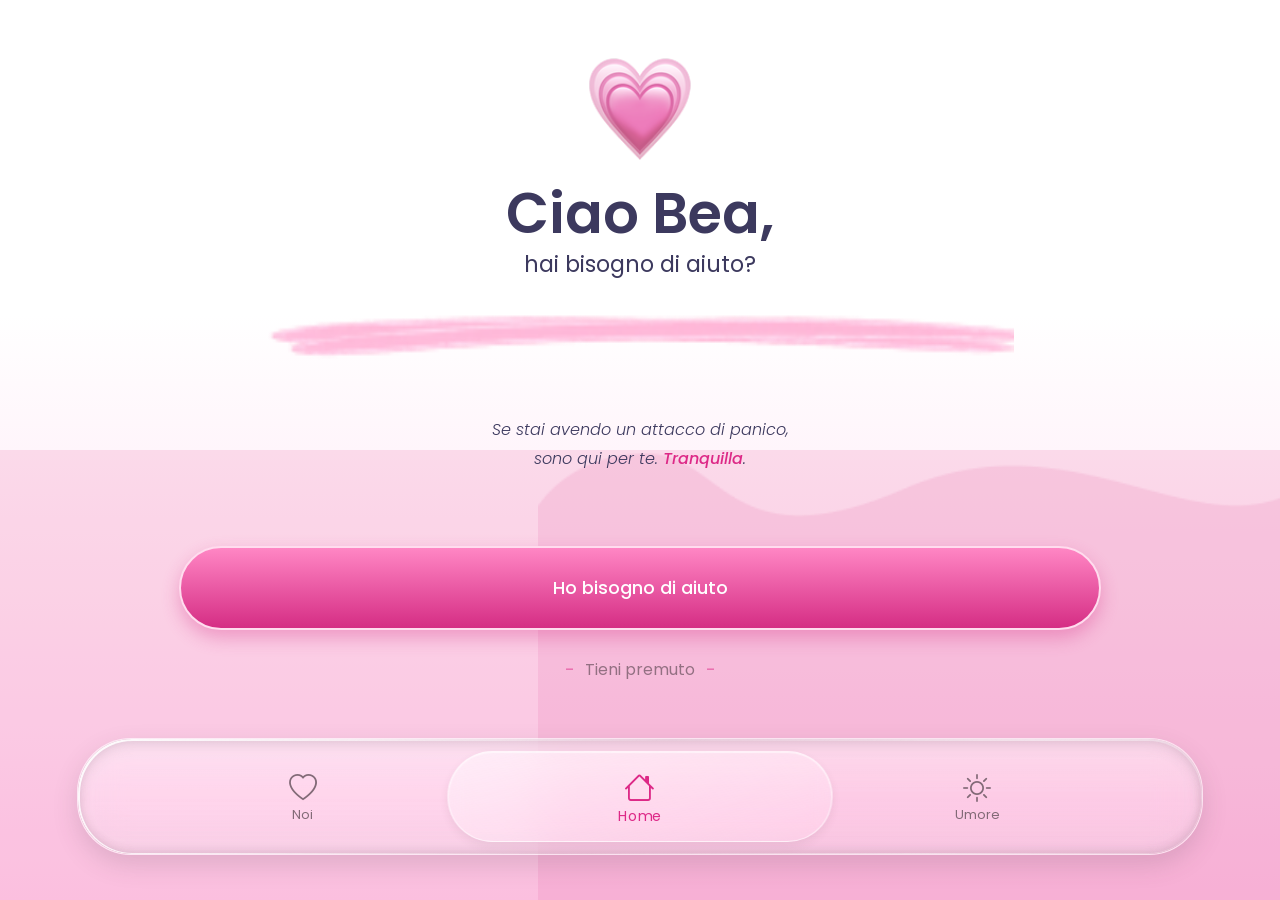
<file: index.html>
<!DOCTYPE html>
<html lang="it">

<head>
    <meta charset="UTF-8">
    <meta name="theme-color" content="#ffffff">
    <meta name="viewport" content="width=device-width, initial-scale=1, viewport-fit=cover">
    <meta name="apple-mobile-web-app-capable" content="yes">
    <meta name="mobile-web-app-capable" content="yes">
    <meta name="apple-mobile-web-app-status-bar-style" content="default">
    <meta name="apple-mobile-web-app-title" content="App Bea">

<!-- icona che appare sulla home screen -->
<link rel="apple-touch-icon" href="assets/icons/icona.png">

<!-- collega il manifest -->
<link rel="manifest" href="manifest.json">

<link rel="stylesheet" href="https://cdn.jsdelivr.net/npm/bootstrap-icons@1.13.1/font/bootstrap-icons.min.css">

    <title>respira. — uno spazio per te</title>
    <link rel="stylesheet" href="assets/css/style.css">
    <link rel="stylesheet" href="assets/css/umore.css">
    <link rel="stylesheet" href="assets/css/navbar-glass.css">
    <script type="module" src="assets/js/app.js"></script>
</head>

<body class="home-page">

    <div class="main" id="home-screen">

        <img src="assets/images/illustrations/heart.png" class="heart" alt="">
        <div class="testi">
        <h1 class="bea">Ciao Bea,</h1>
        <h1 class="aiuto">hai bisogno di aiuto?</h1>
    </div>
        <img src="assets/images/illustrations/line.png" class="line" alt="">
        <p class="chill">Se stai avendo un attacco di panico,<br>
sono qui per te. <span> Tranquilla</span>.</p>

        <div class="btncontainer">
            <button class="btn" type="button">Ho bisogno di aiuto</button>

            <div class="tp">
               <span>- </span><p>Tieni premuto</p><span> -</span>
            </div>
        </div>
        
    </div>

    <section class="empty-tab" id="noi-screen" aria-label="Noi" aria-hidden="true"></section>
    <section class="empty-tab mood-screen" id="umore-screen" aria-labelledby="mood-title" aria-hidden="true" inert>
        <div class="mood-content">
            <header class="mood-header">
                <h1 id="mood-title">Il tuo umore 💗</h1>
                <p>Un calendario tutto per te,<br>racconta come ti senti.</p>
            </header>
            <section class="mood-calendar mood-card" aria-label="Calendario dell'umore">
                <div class="mood-calendar__toolbar">
                    <button id="mood-prev" class="mood-month-button" type="button" aria-label="Mese precedente">‹</button>
                    <h2 id="mood-month" aria-live="polite"><i class="bi bi-calendar" aria-hidden="true"></i><span class="mood-month-label"></span></h2>
                    <button id="mood-next" class="mood-month-button" type="button" aria-label="Mese successivo">›</button>
                </div>
                <div class="mood-weekdays" aria-hidden="true"><span>L</span><span>M</span><span>M</span><span>G</span><span>V</span><span>S</span><span>D</span></div>
                <div id="mood-days" class="mood-days" role="group" aria-labelledby="mood-month"></div>
            </section>
            <p id="mood-storage-error" class="mood-storage-error" role="alert" hidden></p>
            <section id="mood-panel" class="mood-panel mood-card" aria-label="La giornata selezionata"></section>
            <p id="mood-feedback" class="mood-feedback" role="status" aria-live="polite"></p>
        </div>
    </section>

        <nav class="nav">
            <div class="nav-glass"></div>
             <div class="btn-nav">
                <div class="selettore"></div>

                <div class="noi" role="button" tabindex="0" aria-label="Apri Noi"><i class="bi bi-heart"></i>Noi</div>
                <div class="home active" role="button" tabindex="0" aria-label="Apri Home"><i class="bi bi-house"></i>Home</div>
                <div class="umore" role="button" tabindex="0" aria-label="Apri Umore"><i class="bi bi-brightness-high"></i>Umore</div>
              </div>
        </nav>

    <section class="support-transition" id="support-transition" aria-hidden="true" aria-live="polite">
        <div class="support-transition__content support-transition__content--first">
            <h1 class="support-transition__title">Amore<br>tranquilla,</h1>
            <p class="support-transition__message">va tutto bene</p>
        </div>
        <div class="support-transition__content support-transition__content--second" aria-hidden="true">
            <p class="support-transition__message">Facciamo qualche esercizio<br>insieme.</p>
        </div>
    </section>
    
    <div class="waves">
        <img src="assets/images/waves/wave1.png" class="wave1" alt="">
        <img src="assets/images/waves/wave2.png" class="wave2" alt="">
        <img src="assets/images/waves/wave3.png" class="wave3" alt="">
    </div>

</body>

</html>
</file>
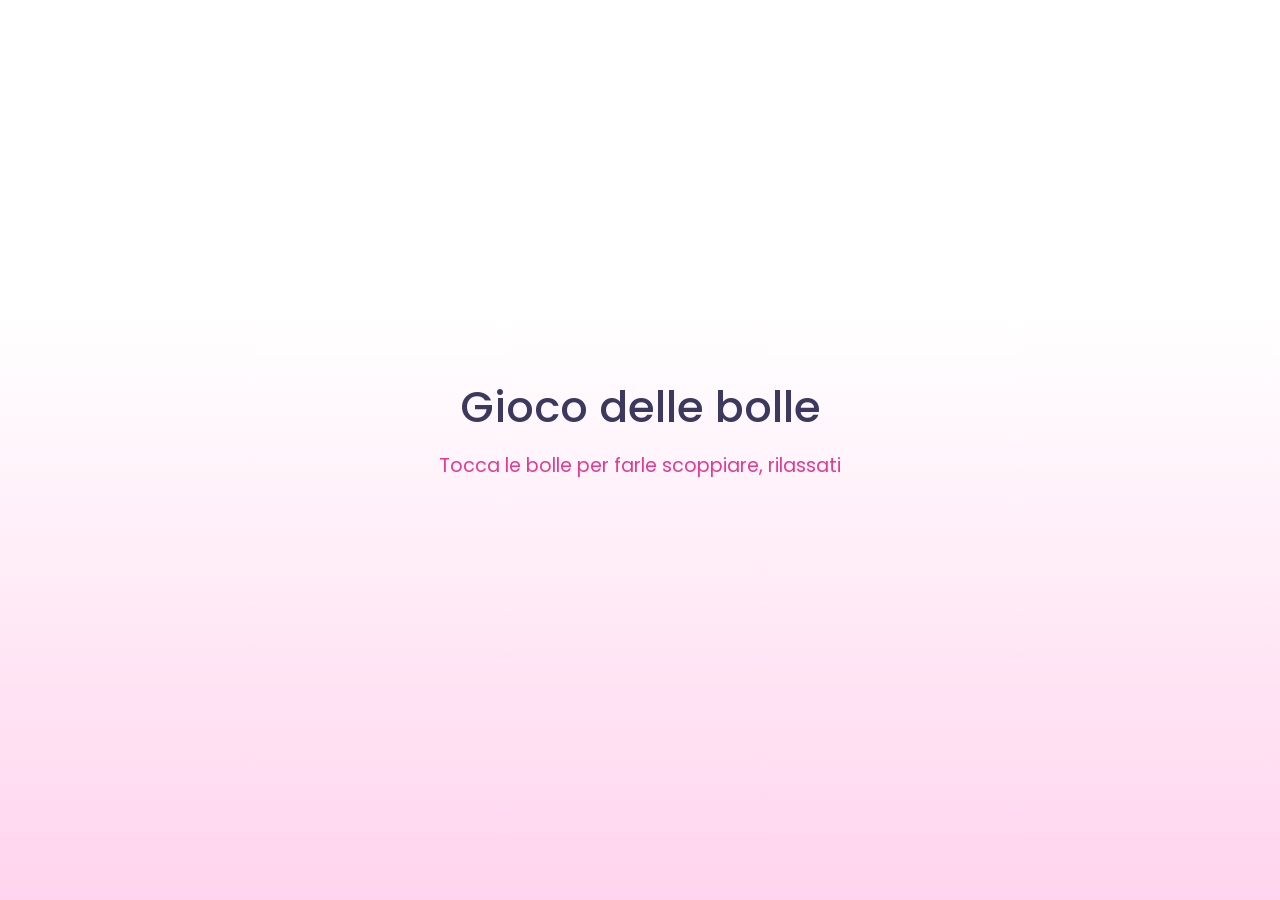
<file: pages/bolle.html>
<!DOCTYPE html>
<html lang="it">

<head>
    <meta charset="UTF-8">
    <meta name="theme-color" content="#ffffff">
    <meta name="viewport" content="width=device-width, initial-scale=1, viewport-fit=cover">
    <meta name="apple-mobile-web-app-capable" content="yes">
    <meta name="mobile-web-app-capable" content="yes">
    <meta name="apple-mobile-web-app-status-bar-style" content="default">
    <meta name="apple-mobile-web-app-title" content="respira.">

    <link rel="apple-touch-icon" href="../assets/icons/icona.png">
    <link rel="manifest" href="../manifest.json">
    <link rel="stylesheet" href="../assets/css/style.css">
    <link rel="stylesheet" href="../assets/css/completion_final.css">
    <link rel="stylesheet" href="../assets/css/bolle.css">

    <title>Gioco delle bolle — respira.</title>
    <script type="module" src="../assets/js/bolle.js"></script>
</head>

<body class="bubble-page">
    <main class="bubbles-screen" id="bubbles-screen">
        <header class="bubble-header" id="bubble-header">
            <h1>Gioco delle bolle</h1>
            <p class="bubble-description">Tocca le bolle per farle scoppiare, rilassati</p>
        </header>

        <section class="bubble-play-area" id="bubble-play-area" aria-label="Tocca le bolle per farle scoppiare"></section>

        <button class="bubble-exit" id="bubble-exit" type="button" aria-haspopup="dialog" aria-controls="bubble-confirm">
            Smetti di giocare
        </button>
    </main>

    <dialog class="bubble-confirm" id="bubble-confirm" aria-labelledby="bubble-confirm-title" aria-describedby="bubble-confirm-description">
        <h2 id="bubble-confirm-title">Vuoi smettere di giocare?</h2>
        <p id="bubble-confirm-description">Puoi sempre scoppiare qualche altra bollicina se vuoi</p>
        <div class="bubble-confirm__actions">
            <button class="bubble-confirm__button" id="bubble-confirm-continue" type="button">Continua</button>
            <button class="bubble-confirm__button bubble-confirm__button--exit" id="bubble-confirm-exit" type="button">Sì, esci</button>
        </div>
    </dialog>

    <section class="calm-completion" id="bubble-completion" role="dialog" aria-modal="true" aria-hidden="true" aria-labelledby="bubble-completion-title" inert>
        <div class="calm-completion__intro">
            <img class="calm-completion__heart" src="../assets/images/illustrations/heart.png" alt="">
            <h1 id="bubble-completion-title">Percorso finito!</h1>
            <p class="calm-completion__question">Spero di essere riuscito ad aiutarti anche solo un pochino. Tutti questi esercizi sono stati creati da me per provare ad aiutarti, ma chiaramente non sono un professionista. Se hai bisogno di aiuto, non aspettare a chiamarmi.</p>
                <div class="firma">
                    <p class="calm-completion__question">Ti amo.</p>
                    <p class="calm-completion__question">- Il tuo Kai</p>
                </div>
        </div>

        <div class="calm-completion__choice">
            <button class="calm-completion__button calm-completion__button--continue" id="bubble-completion-continue" type="button">Torna alla home</button>
            <button class="calm-completion__button calm-completion__button--yes" id="bubble-completion-yes" type="button" aria-haspopup="dialog" aria-controls="bubble-next-exercise-confirm">Non sto ancora bene...</button>
        </div>
    </section>

    <dialog class="bubble-confirm" id="bubble-next-exercise-confirm" aria-labelledby="bubble-next-exercise-title" aria-describedby="bubble-next-exercise-description">
        <h2 id="bubble-next-exercise-title">Forse c'é un ultima possibilitá...</h2>
        <p id="bubble-next-exercise-description">Possiamo procedere solo se ti senti pronta e sei estremamente sicura. Con queste cose non si scherza.</p>
        <div class="bubble-confirm__actions">
            <button class="bubble-confirm__button" id="bubble-next-exercise-no" type="button">No</button>
            <button class="bubble-confirm__button bubble-confirm__button--exit" id="bubble-next-exercise-yes" type="button">Sì</button>
        </div>
    </dialog>

    <section class="seal-video" id="seal-video" aria-label="Video delle foche" aria-hidden="true" inert>
        <video class="seal-video__player" id="seal-video-player" playsinline webkit-playsinline preload="auto" disableRemotePlayback x-webkit-airplay="deny" controlslist="noremoteplayback" aria-label="Video delle foche">
            <source src="../assets/video-foche.mp4" type="video/mp4">
        </video>
        <button class="seal-video__home" id="seal-video-home" type="button" aria-label="Torna alla home">
            Torna alla home
            <i class="bi bi-heart-fill"></i>
        </button>
    </section>

</body>

</html>
</file>
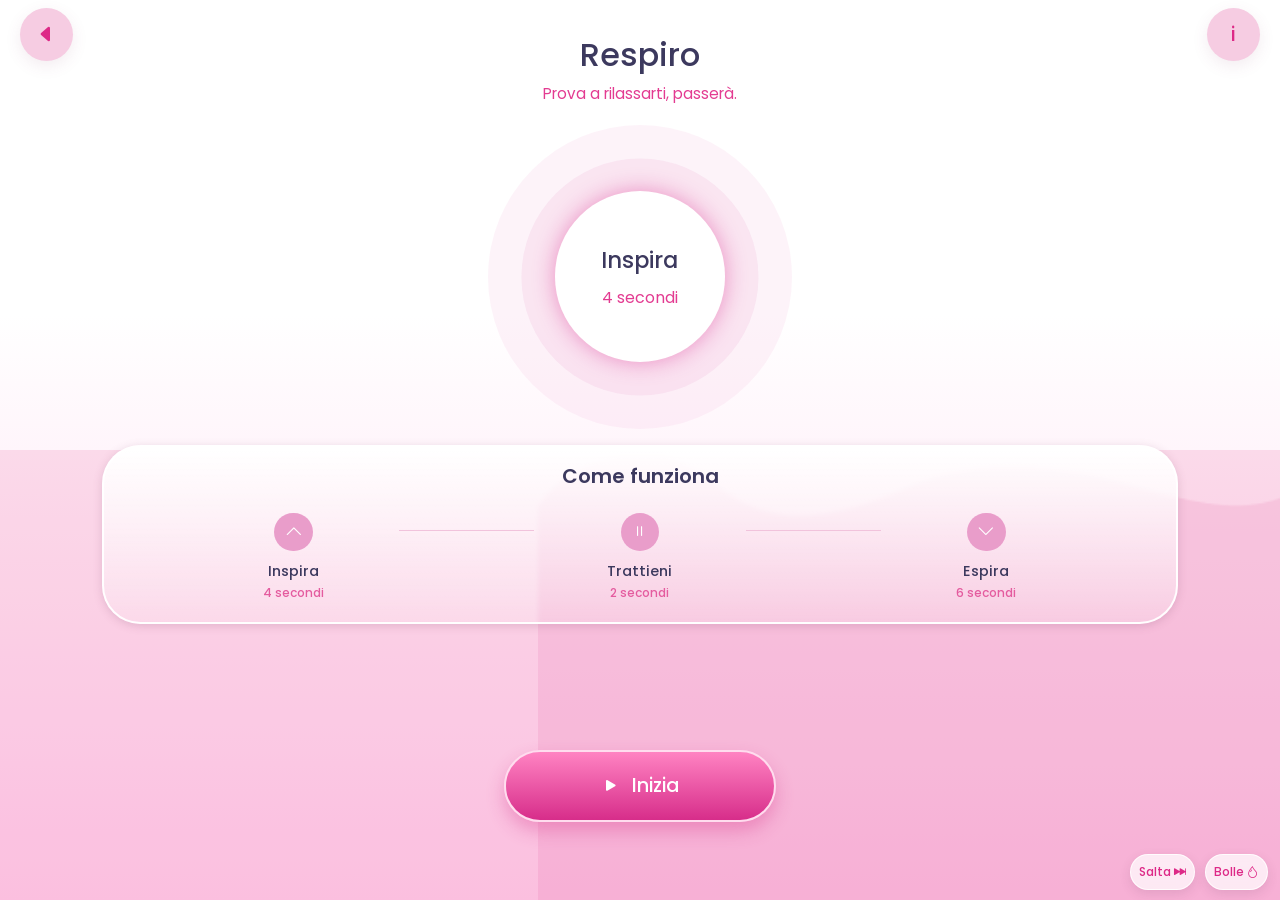
<file: pages/calma.html>
<!DOCTYPE html>
<html lang="it">

<head>
    <meta charset="UTF-8">
    <meta name="theme-color" content="#ffffff">
    <meta name="viewport" content="width=device-width, initial-scale=1, viewport-fit=cover">
    <meta name="apple-mobile-web-app-capable" content="yes">
    <meta name="mobile-web-app-capable" content="yes">
    <meta name="apple-mobile-web-app-status-bar-style" content="default">
    <meta name="apple-mobile-web-app-title" content="respira.">

    <link rel="apple-touch-icon" href="../assets/icons/icona.png">
    <link rel="manifest" href="../manifest.json">
    <link rel="stylesheet" href="https://cdn.jsdelivr.net/npm/bootstrap-icons@1.13.1/font/bootstrap-icons.min.css">
    <link rel="stylesheet" href="../assets/css/style.css">
    <link rel="stylesheet" href="../assets/css/calma.css">
    <link rel="stylesheet" href="../assets/css/completion.css">

    <title>Respiro — respira.</title>
    <script type="module" src="../assets/js/calma.js"></script>
</head>

<body class="calm-page">
    <main class="calm-screen">
        <header class="calm-header">
            <a class="calm-icon-button calm-back" href="../index.html" aria-label="Torna alla Home">
                <i class="bi bi-caret-left-fill" aria-hidden="true"></i>
            </a>

            <div class="calm-heading">
                <h1>Respiro</h1>
                <p>Prova a rilassarti, passerà.</p>
            </div>

            <button class="calm-icon-button calm-info-button" id="open-info" type="button" aria-label="Come funziona la respirazione" aria-haspopup="dialog">
                <span aria-hidden="true">i</span>
            </button>
        </header>

        <section class="calm-breath" aria-label="Respirazione guidata">
            <div class="calm-breath__rings" id="breath-rings" data-phase="idle">
                <div class="calm-breath__ring calm-breath__ring--outer" aria-hidden="true"></div>
                <div class="calm-breath__ring calm-breath__ring--middle" aria-hidden="true"></div>
                <div class="calm-breath__core">
                    <div class="calm-breath__copy">
                        <p class="calm-breath__phase" id="breath-phase" aria-live="polite">Inspira</p>
                        <p class="calm-breath__count" id="breath-count">4 secondi</p>
                    </div>
                </div>
            </div>
        </section>

        <section class="calm-guide" aria-labelledby="guide-title">
            <h2 id="guide-title">Come funziona</h2>
            <ol class="calm-guide__steps">
                <li class="calm-guide__step" data-step="inhale" data-icon="bi-chevron-up">
                    <span class="calm-guide__icon" aria-hidden="true"><i class="bi bi-chevron-up"></i></span>
                    <span class="calm-guide__name">Inspira</span>
                    <span class="calm-guide__duration">4 secondi</span>
                </li>
                <li class="calm-guide__step" data-step="hold" data-icon="bi-pause">
                    <span class="calm-guide__icon" aria-hidden="true"><i class="bi bi-pause"></i></span>
                    <span class="calm-guide__name">Trattieni</span>
                    <span class="calm-guide__duration">2 secondi</span>
                </li>
                <li class="calm-guide__step" data-step="exhale" data-icon="bi-chevron-down">
                    <span class="calm-guide__icon" aria-hidden="true"><i class="bi bi-chevron-down"></i></span>
                    <span class="calm-guide__name">Espira</span>
                    <span class="calm-guide__duration">6 secondi</span>
                </li>
            </ol>
            <button class="calm-stop" id="stop-breathing" type="button">
                <i class="bi bi-stop-fill" aria-hidden="true"></i>
                Interrompi
            </button>
        </section>

        <button class="calm-start" id="start-breathing" type="button" aria-pressed="false">
            <i class="bi bi-play-fill" aria-hidden="true"></i>
            Inizia
        </button>

        <dialog class="calm-info" id="calm-info" aria-labelledby="info-title">
            <button class="calm-info__close" type="button" aria-label="Chiudi">×</button>
            <h2 id="info-title">Perché iniziamo dal respiro?</h2>
            <p>Durante un attacco di panico, il corpo entra in uno stato di allarme: il cuore accelera e la respirazione può diventare più veloce e irregolare.
Respirare troppo velocemente può aumentare alcune brutte sensazioni. Proviamo insieme a rallentare il respiro, può aiutarti.
Segui quello che dice l'esercizio amore.</p>
        </dialog>
        <dialog class="calm-confirm" id="confirm-stop-dialog" aria-labelledby="confirm-stop-title" aria-describedby="confirm-stop-description">
            <h2 id="confirm-stop-title">Sicura di voler tornare?</h2>
            <p id="confirm-stop-description">Hai interrotto l'esercizio. Scegli No per riprendere oppure Sì per tornare alla Home.</p>
            <div class="calm-confirm__actions">
                <button class="calm-confirm__button" id="confirm-stop-yes" type="button">Sì</button>
                <button class="calm-confirm__button calm-confirm__button--no" id="confirm-stop-no" type="button">No</button>
            </div>
        </dialog>
        <!-- TASTI PROVVISORI: rimuovere questo blocco prima della versione finale. -->
        <div class="temporary-tools" aria-label="Comandi temporanei">
            <a class="temporary-tools__skip" href="radicamento.html" aria-label="Salta direttamente all'esercizio di radicamento">
                Salta <i class="bi bi-skip-forward-fill" aria-hidden="true"></i>
            </a>
            <a class="temporary-tools__skip" href="bolle.html" aria-label="Apri il Gioco delle bolle">
                Bolle <i class="bi bi-droplet" aria-hidden="true"></i>
            </a>
        </div>
        <!-- FINE TASTI PROVVISORI -->
    </main>

    <section class="calm-completion" id="breath-completion" role="dialog" aria-modal="true" aria-hidden="true" aria-labelledby="completion-title" inert>
        <div class="calm-completion__intro">
            <img class="calm-completion__heart" src="../assets/images/illustrations/heart.png" alt="">
            <h1 id="completion-title">Esercizio<br>completato!</h1>
            <p class="calm-completion__praise">Sei stata bravissima!</p>
            <div class="calm-completion__divider" aria-hidden="true"></div>
        </div>

        <div class="calm-completion__choice">
            <p class="calm-completion__question">Ti senti meglio?</p>
            <button class="calm-completion__button calm-completion__button--yes" id="completion-yes" type="button">Sì, grazie</button>
            <button class="calm-completion__button calm-completion__button--continue" id="completion-continue" type="button">No, continua</button>
        </div>
    </section>

    <div class="waves" aria-hidden="true">
        <img src="../assets/images/waves/wave1.png" class="wave1" alt="">
        <img src="../assets/images/waves/wave2.png" class="wave2" alt="">
        <img src="../assets/images/waves/wave3.png" class="wave3" alt="">
    </div>
</body>

</html>
</file>
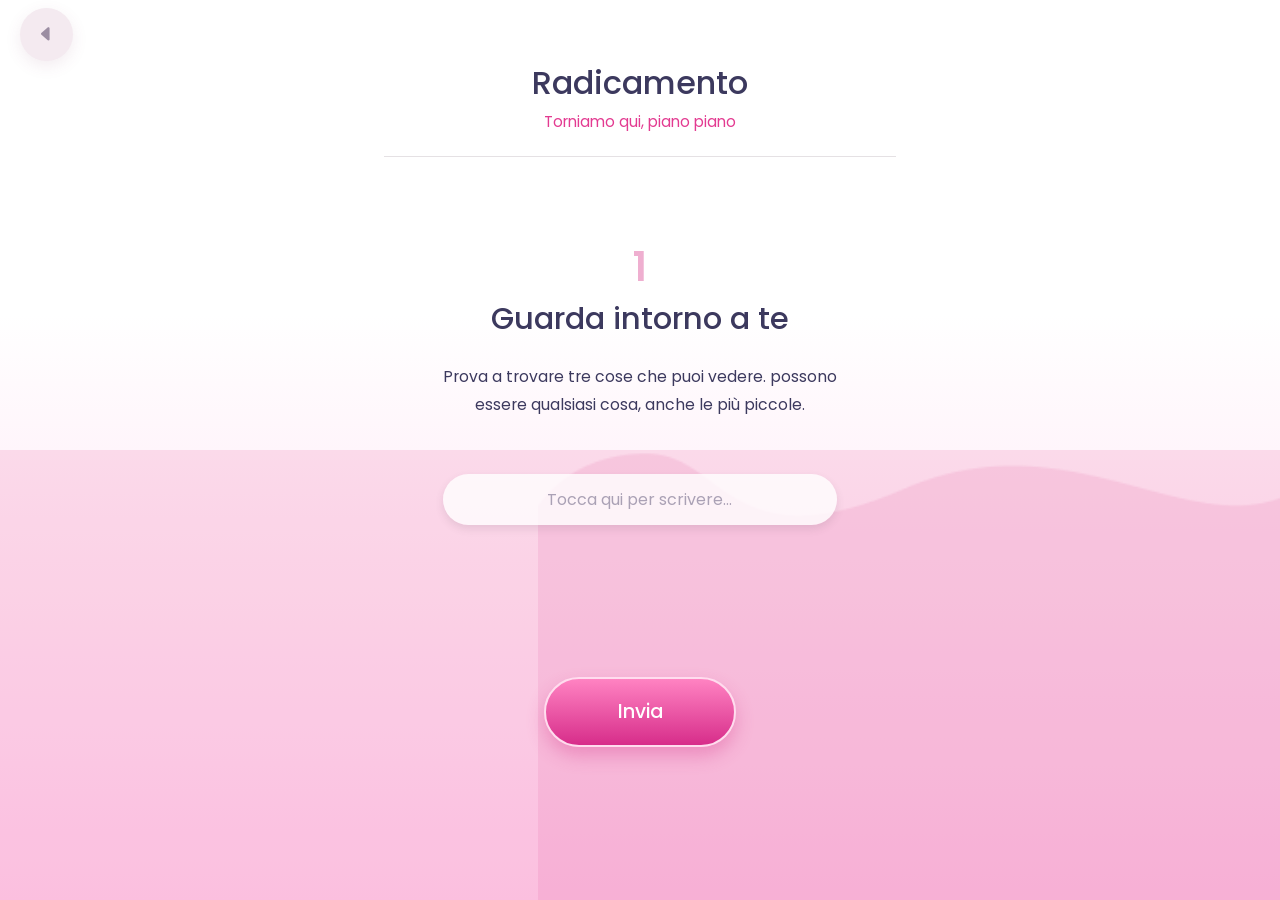
<file: pages/radicamento.html>
<!DOCTYPE html>
<html lang="it">

<head>
    <meta charset="UTF-8">
    <meta name="theme-color" content="#ffffff">
    <meta name="viewport" content="width=device-width, initial-scale=1, viewport-fit=cover">
    <meta name="apple-mobile-web-app-capable" content="yes">
    <meta name="mobile-web-app-capable" content="yes">
    <meta name="apple-mobile-web-app-status-bar-style" content="default">
    <meta name="apple-mobile-web-app-title" content="respira.">

    <link rel="apple-touch-icon" href="../assets/icons/icona.png">
    <link rel="manifest" href="../manifest.json">
    <link rel="stylesheet" href="https://cdn.jsdelivr.net/npm/bootstrap-icons@1.13.1/font/bootstrap-icons.min.css">
    <link rel="stylesheet" href="../assets/css/style.css">
    <link rel="stylesheet" href="../assets/css/radicamento.css">
    <link rel="stylesheet" href="../assets/css/completion.css">

    <title>Radicamento — respira.</title>
    <script type="module" src="../assets/js/radicamento.js"></script>
</head>

<body class="grounding-page">
    <main class="grounding-screen">
        <header class="grounding-header">
            <a class="grounding-back" href="../index.html" aria-label="Interrompi e torna alla Home">
                <i class="bi bi-caret-left-fill" aria-hidden="true"></i>
            </a>
            <h1>Radicamento</h1>
            <p>Torniamo qui, piano piano</p>
            <div class="grounding-divider" aria-hidden="true"></div>
        </header>

        <form class="grounding-content" id="grounding-form">
            <p class="grounding-step-number" id="grounding-step-number">1</p>
            <h2 class="grounding-step-title" id="grounding-step-title" aria-live="polite">Guarda intorno a te</h2>
            <p class="grounding-step-description" id="grounding-step-description">Prova a trovare tre cose che puoi vedere. possono essere qualsiasi cosa, anche le più piccole.</p>
            <label class="visually-hidden" id="grounding-answer-label" for="grounding-answer">Scrivi qui la tua risposta</label>
            <input class="grounding-answer" id="grounding-answer" type="text" maxlength="180" placeholder="Tocca qui per scrivere..." autocomplete="off" enterkeyhint="done">
        </form>

        <button class="grounding-previous" id="grounding-previous" type="button" hidden>Indietro</button>
        <button class="grounding-next" id="grounding-next" type="submit" form="grounding-form">Invia</button>
    </main>

    <dialog class="grounding-confirm" id="grounding-confirm" aria-labelledby="grounding-confirm-title" aria-describedby="grounding-confirm-description">
        <h2 id="grounding-confirm-title">Sicura di voler tornare?</h2>
        <p id="grounding-confirm-description">Hai interrotto l'esercizio. Scegli No per riprendere oppure S&igrave; per tornare alla Home.</p>
        <div class="grounding-confirm__actions">
            <button class="grounding-confirm__button" id="grounding-confirm-yes" type="button">S&igrave;</button>
            <button class="grounding-confirm__button grounding-confirm__button--no" id="grounding-confirm-no" type="button">No</button>
        </div>
    </dialog>

    <section class="calm-completion" id="grounding-completion" role="dialog" aria-modal="true" aria-hidden="true" aria-labelledby="grounding-completion-title" inert>
        <div class="calm-completion__intro">
            <img class="calm-completion__heart" src="../assets/images/illustrations/heart.png" alt="">
            <h1 id="grounding-completion-title">Esercizio<br>completato!</h1>
            <p class="calm-completion__praise">Sei stata bravissima!</p>
            <div class="calm-completion__divider" aria-hidden="true"></div>
        </div>

        <div class="calm-completion__choice">
            <p class="calm-completion__question">Ti senti meglio?</p>
            <button class="calm-completion__button calm-completion__button--yes" id="grounding-completion-yes" type="button">S&igrave;, grazie</button>
            <button class="calm-completion__button calm-completion__button--continue" id="grounding-completion-continue" type="button">No, continua</button>
        </div>
    </section>

    <div class="waves" aria-hidden="true">
        <img src="../assets/images/waves/wave1.png" class="wave1" alt="">
        <img src="../assets/images/waves/wave2.png" class="wave2" alt="">
        <img src="../assets/images/waves/wave3.png" class="wave3" alt="">
    </div>
</body>

</html>
</file>
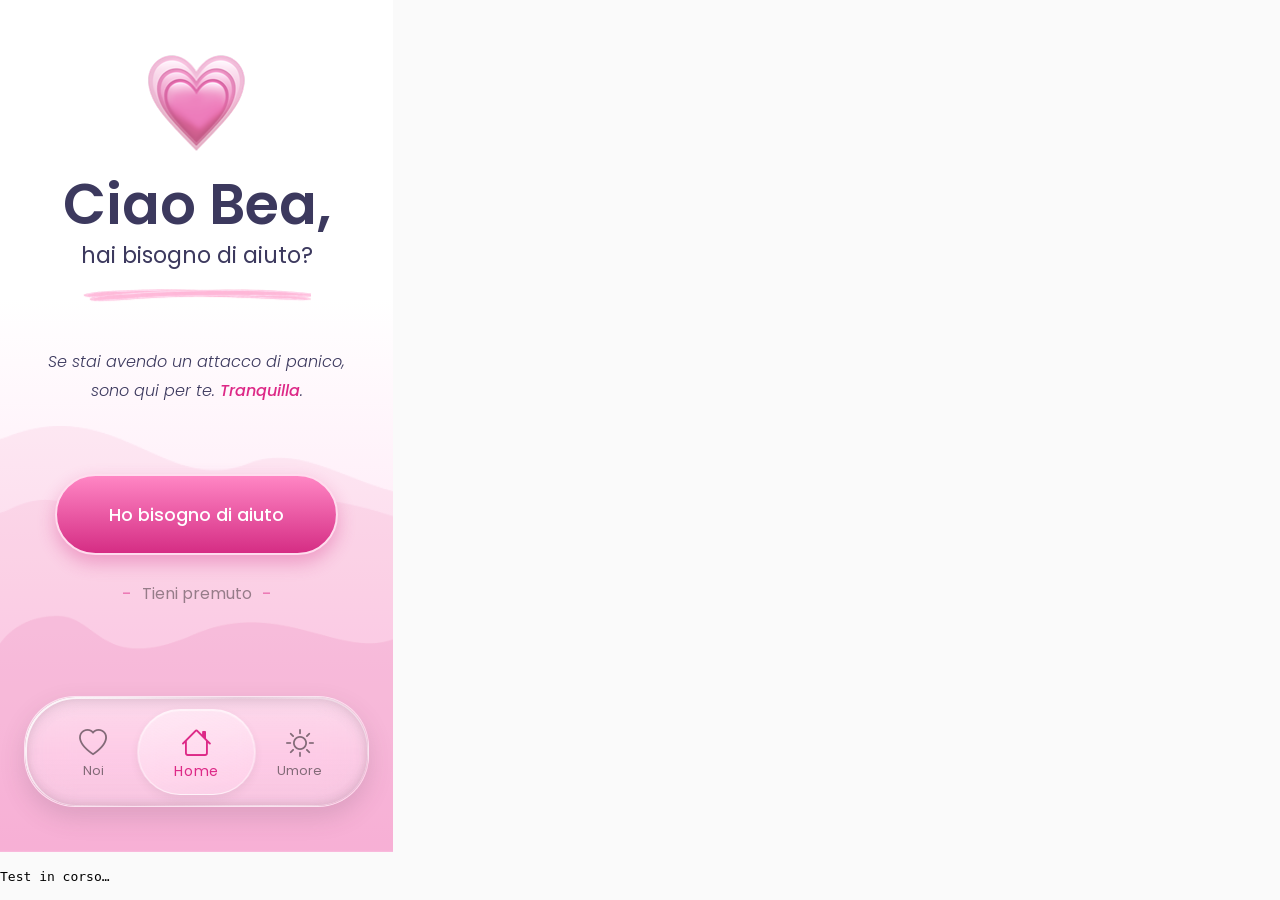
<file: tests/umore-browser.html>
<!doctype html>
<html lang="it"><meta charset="utf-8"><title>Verifica Umore</title>
<style>body{margin:0;background:#fafafa;font-family:sans-serif}iframe{width:393px;height:852px;border:0}pre{white-space:pre-wrap}</style>
<iframe id="app" src="../index.html" title="App Bea in prova"></iframe><pre id="result">Test in corso…</pre>
<script type="module">
// Usare un profilo browser separato: le prove scrivono dati dimostrativi nel diario.
const frame = document.querySelector('#app');
const results = [];
const errors = [];
const wait = ms => new Promise(resolve => setTimeout(resolve, ms));
const check = (ok, label) => { if (!ok) throw new Error(label); results.push('PASS ' + label); };
let doc;
const q = selector => doc.querySelector(selector);
const click = selector => { const node = q(selector); if (!node) throw new Error('Elemento assente: ' + selector); node.click(); };
const ready = async () => {
  for (let i = 0; i < 100; i++) {
    doc = frame.contentDocument;
    if (doc?.querySelector('#mood-days button') && doc.body.dataset.activeTab) return;
    await wait(100);
  }
  throw new Error('App non inizializzata');
};
try {
  await ready();
  await frame.contentWindow.navigator.serviceWorker.ready;
  await wait(1200);
  await ready();
  frame.contentWindow.addEventListener('error', event => errors.push(event.message));
  frame.contentWindow.addEventListener('unhandledrejection', event => errors.push(String(event.reason)));
  check(doc.body.dataset.activeTab === 'home', 'Home iniziale');
  click('.umore');
  await wait(500);
  check(!q('#umore-screen').inert && q('#home-screen').inert, 'Apertura Umore e pannelli inattivi esclusi dal focus');
  const today = q('.mood-day.is-selected').dataset.date;
  const header = q('.mood-header');
  const calendar = q('.mood-calendar');
  check(q('#mood-month').textContent.includes(String(new Date().getFullYear())), 'Mese e anno correnti');
  check(q('.mood-day[aria-current="date"]').dataset.date === today, 'Oggi selezionato');
  check(q('.mood-form button[type="submit"]').disabled, 'Nessun salvataggio senza emozione');
  click('.mood-option:nth-of-type(4)');
  check(!q('.mood-form button[type="submit"]').disabled, 'Selezione emozione abilita Salva');
  click('.mood-option:nth-of-type(4)');
  check(!q('.mood-option[aria-pressed="true"]') && q('.mood-form button[type="submit"]').disabled, 'Secondo tocco deseleziona e disabilita Salva');
  check(q(`[data-date="${today}"]`).textContent === String(Number(today.slice(-2))) && !q(`[data-date="${today}"]`).classList.contains('has-mood'), 'Deselezione ripristina il numero nel calendario');
  click('.mood-option:nth-of-type(4)');
  click('.mood-form button[type="submit"]');
  check(q('.mood-panel-title').textContent === 'Bene' && !q('#mood-note'), 'Salvataggio senza nota e modalità lettura');
  check(q(`[data-date="${today}"]`).textContent === '🙂', 'Emoji aggiornata subito nel calendario');
  click('#mood-panel button');
  check(q('[aria-pressed="true"].mood-option')?.textContent.includes('Bene'), 'Modifica con umore precedente selezionato');
  click('.mood-option:nth-of-type(4)');
  check(q(`[data-date="${today}"]`).textContent === String(Number(today.slice(-2))), 'Deselezione in modifica ripristina il numero del giorno');
  click('.mood-option:nth-of-type(4)');
  const note = 'Una nota di prova ♡\nSeconda riga <b>testo</b>';
  q('#mood-note').value = note;
  q('#mood-note').dispatchEvent(new Event('input', { bubbles: true }));
  click('.mood-option:nth-of-type(5)');
  click('.mood-form button[type="submit"]');
  check(q('.mood-saved-note').textContent === note && q('.mood-panel-title').textContent === 'Benissimo', 'Modifica nota multilinea ed emozione');
  check(!q('.mood-saved-note b'), 'Nota trattata come testo sicuro');
  check(q('.mood-header') === header && q('.mood-calendar') === calendar, 'Titolo e calendario mantenuti');
  check([...doc.querySelectorAll('.mood-day')].filter(button => button.dataset.date > today).every(button => button.disabled), 'Date future disabilitate');
  check(q('#mood-next').disabled, 'Navigazione al mese futuro bloccata');
  const anotherDay = [...doc.querySelectorAll('.mood-day')].find(button => !button.disabled && button.dataset.date !== today);
  if (anotherDay) {
    anotherDay.click();
    check(q('#mood-note').value === '' && q('.mood-header') === header && q('.mood-calendar') === calendar, 'Selezione di un altro giorno senza ricreare il calendario');
    click(`[data-date="${today}"]`);
    check(q('.mood-saved-note').textContent === note, 'Riapertura della giornata compilata');
  }
  click('#mood-prev');
  const past = q('.mood-day.is-selected').dataset.date;
  check(past < today && q('#mood-note').value === '', 'Mese passato e giornata vuota');
  click('.mood-option:nth-of-type(3)');
  q('#mood-note').value = 'Bozza del passato';
  q('#mood-note').dispatchEvent(new Event('input', { bubbles: true }));
  click('#mood-next');
  check(q('.mood-saved-note').textContent === note, 'Nessuna bozza applicata al giorno sbagliato');
  click('#mood-prev');
  check(q('#mood-note').value === 'Bozza del passato', 'Bozza conservata cambiando mese');
  click('.mood-form button[type="submit"]');
  check(q('.mood-saved-note').textContent === 'Bozza del passato', 'Salvataggio giornata passata');
  // Dicembre/gennaio attraverso la UI.
  for (let i = 0; i < Number(past.slice(5, 7)); i++) click('#mood-prev');
  check(q('#mood-month').textContent.includes('dicembre'), 'Navigazione oltre il cambio anno');
  click('#mood-next');
  check(q('#mood-month').textContent.includes('gennaio'), 'Ritorno a gennaio');
  frame.contentWindow.location.reload();
  await wait(1000);
  await ready();
  click('.umore');
  check(q('.mood-saved-note').textContent === note, 'Persistenza dopo ricaricamento');
  click('#mood-prev');
  check(q('.mood-saved-note').textContent === 'Bozza del passato', 'Persistenza giornata passata');
  click('.noi');
  check(doc.body.dataset.activeTab === 'noi' && q('#umore-screen').inert, 'Navigazione Noi');
  click('.home');
  check(!q('#home-screen').inert && q('.btn'), 'Ritorno Home e pulsante supporto presente');
  click('.umore');
  await wait(500);
  check(q('#umore-screen').scrollWidth <= q('#umore-screen').clientWidth, 'Nessun overflow orizzontale a 393 px');
  q('#umore-screen').scrollTop = q('#umore-screen').scrollHeight;
  check(q('#mood-panel button').getBoundingClientRect().bottom < q('.nav').getBoundingClientRect().top, 'Pulsante accessibile sopra la navbar dopo lo scroll');
  frame.style.width = '320px';
  check(q('#umore-screen').scrollWidth <= q('#umore-screen').clientWidth, 'Nessun overflow orizzontale a 320 px');
  frame.style.width = '1000px';
  check(q('.mood-content').getBoundingClientRect().width <= 561, 'Larghezza contenuta su desktop');
  frame.style.width = '393px';
  for (const path of ['pages/calma.html', 'pages/radicamento.html', 'pages/bolle.html']) {
    check((await fetch('../' + path)).ok, path + ' disponibile');
  }
  for (const path of ['assets/css/umore.css', 'assets/js/modules/umore.js', 'assets/js/modules/mood-store.js']) {
    check(Boolean(await caches.match(new URL('../' + path, location.href))), path + ' presente nella cache offline');
  }
  const swipeDay = q('.mood-day:not(:disabled)');
  const selectedBeforeSwipe = q('.mood-day.is-selected').dataset.date;
  const pointer = (target, type, x, y) => target.dispatchEvent(new frame.contentWindow.PointerEvent(type, {
    bubbles: true, pointerId: 9, isPrimary: true, pointerType: 'touch', button: 0, clientX: x, clientY: y
  }));
  pointer(swipeDay, 'pointerdown', 70, 250);
  pointer(swipeDay, 'pointermove', 180, 255);
  pointer(swipeDay, 'pointerup', 210, 255);
  check(doc.body.dataset.activeTab === 'home', 'Swipe dal pulsante di un giorno verso Home');
  swipeDay.dispatchEvent(new frame.contentWindow.MouseEvent('click', { bubbles: true, cancelable: true, detail: 1 }));
  check(q('.mood-day.is-selected').dataset.date === selectedBeforeSwipe, 'Swipe senza selezione accidentale del giorno');
  click('.umore');
  const monthBeforeSwipe = q('#mood-month').textContent;
  pointer(q('#mood-prev'), 'pointerdown', 70, 180);
  pointer(q('#mood-prev'), 'pointerup', 210, 185);
  q('#mood-prev').dispatchEvent(new frame.contentWindow.MouseEvent('click', { bubbles: true, cancelable: true, detail: 1 }));
  check(doc.body.dataset.activeTab === 'home' && q('#mood-month').textContent === monthBeforeSwipe, 'Swipe dalla freccia senza cambio mese accidentale');
  click('.umore');
  pointer(swipeDay, 'pointerdown', 70, 250);
  pointer(swipeDay, 'pointermove', 75, 300);
  pointer(swipeDay, 'pointerup', 180, 310);
  check(doc.body.dataset.activeTab === 'umore', 'Gesto iniziato verticalmente non cambia scheda');
  pointer(swipeDay, 'pointerdown', 70, 250);
  pointer(swipeDay, 'pointercancel', 80, 255);
  pointer(swipeDay, 'pointerup', 210, 255);
  check(doc.body.dataset.activeTab === 'umore', 'Gesto annullato non cambia scheda');
  check(errors.length === 0, 'Nessun errore runtime rilevato: ' + errors.join('; '));
  document.querySelector('#result').textContent = results.join('\n') + '\nTUTTI I TEST SUPERATI';
} catch (error) {
  document.querySelector('#result').textContent = results.join('\n') + '\nFAIL ' + error.stack;
}
</script></html>
</file>
<file: assets/css/style.css>
@import url('https://fonts.googleapis.com/css2?family=Poppins:wght@300;400;500;600&display=swap');

:root {
    --color-ink: #3C395E;
    --color-muted: #826A77;
    --color-accent: #DD2987;
    --color-pink: #FF86C4;
    --color-pink-deep: #D52D84;
    --color-pink-soft: #FFD4EE;
    --color-white: #ffffff;
    --color-nav-glass: #F0CEE0;
    --color-selector: #FFB7DC;
    --radius-pill: 50px;
    --shadow-button: 0 8px 18px rgba(211, 43, 130, 0.329);
    --motion-standard: 0.35s ease;
    --duration-press: 2s;
    --duration-selector: 0.45s;
    --duration-heart: 4s;
    --duration-wave: 20s;
    --duration-wave-offset: 22s;
}

.home-page {
    /* Valori specifici della schermata Home. */
    --home-main-top: 6dvh;
    --home-line-width: 65%;
    --home-hint-gap: 1.2dvh;
    --home-button-gap: 8dvh;
    --home-button-border: 2px solid #ffdcee;
    --home-button-text-size: 1.1rem;
    --home-button-text-weight: 500;
    --home-nav-width: 88%;
    --home-nav-height: 13%;
    --home-nav-bottom: 45px;
    --home-nav-radius: 6dvh;
    --home-nav-shadow: 0 8px 13px rgba(0, 0, 0, 0.13);
    --home-nav-label-size: 0.8rem;
    --home-nav-active-scale: 1.1;
    --home-selector-width: 38%;
    --home-selector-height: 99%;
    --home-icon-size: 28px;
    --home-wave-bottom: 0dvh;
}

.music-toggle {
    position: fixed;
    top: calc(env(safe-area-inset-top) + 0.65rem);
    right: 1.25rem;
    z-index: 30;
    display: grid;
    width: 2.8rem;
    height: 2.8rem;
    place-items: center;
    border: 1px solid rgba(255, 255, 255, 0.9);
    border-radius: 50%;
    background: rgba(255, 255, 255, 0.72);
    box-shadow: 0 5px 16px rgba(141, 69, 111, 0.12);
    color: var(--color-accent);
    font-size: 1.35rem;
    cursor: pointer;
    -webkit-backdrop-filter: blur(10px);
    backdrop-filter: blur(10px);
    -webkit-tap-highlight-color: transparent;
    transition: opacity 250ms ease, transform 180ms ease, background-color 180ms ease;
}

.music-toggle:active {
    transform: scale(0.92);
    background: rgba(255, 255, 255, 0.9);
}

.music-toggle.is-muted {
    color: var(--color-muted);
}

.music-toggle.is-muted::after {
    position: absolute;
    width: 1.6rem;
    height: 2px;
    border-radius: 2px;
    background: currentColor;
    content: "";
    transform: rotate(-45deg);
}

.home-page[data-active-tab="noi"] .music-toggle,
.home-page[data-active-tab="umore"] .music-toggle {
    display: none;
}

.calm-page .music-toggle {
    right: 4.8rem;
}

.home-page.is-transitioning .music-toggle,
.calm-page.is-leaving-home .music-toggle,
.grounding-page.is-leaving .music-toggle {
    opacity: 0;
    pointer-events: none;
}

*{
    margin: 0;
    padding: 0;
    box-sizing: border-box;
    font-family: 'Poppins', sans-serif;
}

html {
    width: 100%;
    height: 100%;
    overflow: hidden;
}

body {
    width: 100%;
    height: 100dvh;
    margin: 0;
    padding: 0;

    position: fixed;
    inset: 0;

    overflow: hidden;
    touch-action: none;
    overscroll-behavior: none;

    background-image: linear-gradient(to bottom, var(--color-white) 35%, var(--color-pink-soft) 100%);

    display: flex;
    align-items: center;
    flex-direction: column;

    user-select: none;
    -webkit-user-select: none;
}

body::after {
    content: "";
    position: fixed;
    inset: 0;
    z-index: -10;
    background: linear-gradient(to bottom, var(--color-white) 35%, var(--color-pink-soft) 100%);
}

.main{
    display: flex;
    justify-content: space-between;
    align-items: space-between;
    margin-top: var(--home-main-top);
    height: auto;
    max-width: 90%;
    width: 90%; 
    margin-left: auto;
    margin-right: auto;
    flex-direction: column;
    text-align: center;
    z-index: 1;
}

.heart{
    min-width: 12dvh;
    min-height: 12dvh;
    position: relative;
    margin: 0dvh auto 1dvh auto;
    animation: heartMove var(--duration-heart) ease-in-out infinite;
}

h1{
    font-size: 1.4rem;
    color: var(--color-ink);
    margin: 0px;
    padding: 0px;
    font-weight: 400;
}

.bea{
    margin-bottom: -1dvh;
    font-weight: 600;
    font-size: 3.5rem;
}

.line{
    width: var(--home-line-width);
    margin: 1dvh auto;
}

.chill{
    font-size: 1rem;
    font-style: italic;
    color: var(--color-ink);
    margin-top: 4dvh;
    padding: 0px;
    font-weight: 300;
    line-height: 180%;
}

 span{
    color: var(--color-accent);
    font-weight: 500;
    display: inline-block;
}

.tp {
    opacity: 0.5;
    margin-top: 3dvh;
}

.tp p{
    display: inline;
    margin: 0px var(--home-hint-gap);
    opacity: 0.8;
}

.btn {
  padding: 3dvh;
  width: 80%;
  margin: 0 auto;
  border: var(--home-button-border);
  color: var(--color-white);
  border-radius: var(--radius-pill);
  cursor: pointer;
  font-size: var(--home-button-text-size);
  font-weight: var(--home-button-text-weight);
  user-select: none;
  box-shadow: var(--shadow-button);
  -webkit-user-select: none;
background-image: 
    linear-gradient(to right, var(--color-white) 25%, transparent 50%),
    linear-gradient(var(--color-pink), var(--color-pink-deep));
  background-size: 300% 100%, 100% 100%;
  background-position: 100% 0, 0 0; 
  transition: background-position var(--duration-press) ease, color var(--duration-press) ease, transform var(--duration-press) ease;
}

.btn.pressing {
  background-position: 0% 0, 0 0;
  transform: scale(1.05);
  color: var(--color-accent);
}


.btncontainer{
    margin-top: var(--home-button-gap);
}


nav{
    background-color: var(--color-white);
    width: var(--home-nav-width);
    height: var(--home-nav-height);
    padding-bottom:0;
    bottom: var(--home-nav-bottom);
    position: absolute;
    border-radius: var(--home-nav-radius);
    z-index: 2;
    display: flex;
    align-items: center;
    justify-content: center;
    box-shadow: var(--home-nav-shadow);
}

.nav-glass{
    background-color: var(--color-nav-glass);
    border-radius: 4.4dvh 4.4dvh;
    height: 91%;
    width: 98%;
    position: absolute;
    filter: blur(8px);
}

.btn-nav {
    width: 90%;
    height: 80%;
    position: absolute;
    display: grid;
    grid-template-columns: repeat(3, 1fr);
    align-items: center;
    justify-items: center;
}

.noi, .home, .umore{
    color: var(--color-muted);
    border-radius: 3.5dvh;
    display: flex;
    font-size: var(--home-nav-label-size);
    align-items: center;
    flex-direction: column;
    justify-content: center;
    height: 90%;
    width: 90%;
    z-index: 1;
    transition: color var(--motion-standard), transform var(--motion-standard);
    cursor: pointer;
    -webkit-tap-highlight-color: transparent;
}

.empty-tab {
    position: fixed;
    inset: 0;
    z-index: 1;
    opacity: 0;
    visibility: hidden;
    pointer-events: none;
    transform: translateX(var(--tab-entry-shift, 24px));
    transition: opacity 360ms ease, transform 420ms cubic-bezier(0.22, 1, 0.36, 1), visibility 0s linear 420ms;
}

.empty-tab.is-active {
    opacity: 1;
    visibility: visible;
    pointer-events: auto;
    transform: translateX(0);
    transition-delay: 0s;
}

.home-page[data-active-tab="noi"] .main,
.home-page[data-active-tab="umore"] .main {
    opacity: 0;
    pointer-events: none;
    transform: translateX(var(--tab-exit-shift, -24px));
}

.home-page .main {
    transition: opacity 300ms ease, transform 420ms cubic-bezier(0.22, 1, 0.36, 1);
}

.home-page[data-active-tab].is-tab-changing .main {
    transition: opacity 300ms ease, transform 420ms cubic-bezier(0.22, 1, 0.36, 1);
}

.noi.active,
.home.active,
.umore.active {
    color: var(--color-accent);
    transform: scale(var(--home-nav-active-scale));
}

.selettore {
    position: absolute;

    width: var(--home-selector-width);
    height: var(--home-selector-height);

    left: 0;
    box-shadow: 0 8px 12px rgba(0, 0, 0, 0.075);
    background: var(--color-selector);
    background: radial-gradient(circle, #ffc5e3bd 45%, rgb(255, 255, 255) 100%);
    border-radius: 5dvh;
    border: 1.9px solid rgba(255, 255, 255, 0.596);
    transform-origin: center;
    transition: transform var(--duration-selector) cubic-bezier(.22, 1, .36, 1);
    z-index: 0;
}

.btn-nav i{
    font-size: var(--home-icon-size);
    margin-bottom: -4px;
}

.waves {
    position: absolute;
    width: 100%;
    height: 50%;
    overflow: hidden;
    pointer-events: none;
    bottom: var(--home-wave-bottom);
}

.wave1, .wave2, .wave3 {
    width: 200%;
    height: 100%;       /* riempiono il contenitore */
    position: absolute;
    bottom: 0;
    left: 0;
    object-fit: cover;  /* l'immagine si adatta senza deformarsi */
}

.wave1 {
    height: auto;
    max-height: 100%;
    object-fit: contain;
}

.wave1{
    animation: waveMove var(--duration-wave) ease-in-out infinite;
}

.wave2{
    animation: waveMove var(--duration-wave-offset) ease-in-out infinite;
    animation-delay: -7s;
    
}

.wave3{
    animation: waveMove var(--duration-wave-offset) ease-in-out infinite;
    animation-delay: -4s;
    
}

.home-page .main,
.home-page .nav {
    transition: opacity 1500ms ease, transform 1500ms cubic-bezier(0.22, 1, 0.36, 1);
}

.home-page .main > .heart,
.home-page .main > .testi,
.home-page .main > .line,
.home-page .main > .chill,
.home-page .main > .btncontainer,
.home-page .nav {
    animation: home-content-enter 1200ms ease-out both;
}

.home-page .main > .heart {
    animation-name: home-content-enter, heartMove;
    animation-duration: 1200ms, var(--duration-heart);
    animation-timing-function: ease-out, ease-in-out;
    animation-iteration-count: 1, infinite;
}

.home-page .main > .testi { animation-delay: 150ms; }
.home-page .main > .line { animation-delay: 300ms; }
.home-page .main > .chill { animation-delay: 450ms; }
.home-page .main > .btncontainer { animation-delay: 600ms; }
.home-page .nav {
    animation-delay: 750ms;
    animation-fill-mode: backwards;
}

@keyframes home-content-enter {
    from { opacity: 0; }
    to { opacity: 1; }
}

.support-transition {
    position: fixed;
    inset: 0;
    z-index: 5;
    display: grid;
    place-items: start center;
    padding: 15vh 1.25rem 0;
    opacity: 0;
    visibility: hidden;
    pointer-events: none;
    transition: opacity 1500ms ease, visibility 0s linear 1500ms;
}

.support-transition__content {
    text-align: center;
    opacity: 0;
    transform: translateY(12px);
    transition: opacity 1500ms ease 180ms, transform 1500ms cubic-bezier(0.22, 1, 0.36, 1) 180ms;
}

.support-transition__content--second {
    position: absolute;
    top: 41%;
    left: 1.25rem;
    right: 1.25rem;
    transform: translateY(12px);
}

.support-transition__content--second .support-transition__message {
    margin-top: 0;
    line-height: 1.8;
}

.support-transition__title {
    color: var(--color-ink);
    font-size: clamp(2.8rem, 13vw, 3.5rem);
    font-weight: 600;
    line-height: 1.15;
}

.support-transition__message {
    margin-top: 2.4rem;
    color: var(--color-ink);
    font-size: 1.45rem;
    font-weight: 400;
}

.home-page.is-transitioning .main,
.home-page.is-transitioning .nav {
    opacity: 0;
    transform: translateY(-10px);
    pointer-events: none;
}

.home-page.is-transitioning .support-transition {
    opacity: 1;
    visibility: visible;
    transition-delay: 0s;
}

.home-page.is-transitioning .support-transition__content {
    opacity: 1;
    transform: translateY(0);
}

.home-page.is-transitioning .support-transition__content--second {
    opacity: 0;
    transform: translateY(12px);
}

.home-page.is-transitioning .support-transition__content--first.is-hidden {
    opacity: 0;
    transform: translateY(-8px);
}

.home-page.is-transitioning .support-transition.show-second .support-transition__content--second {
    opacity: 1;
    transform: translateY(0);
    transition-delay: 180ms;
}

.home-page.is-transitioning .support-transition.show-second .support-transition__content--second.is-fading-out {
    opacity: 0;
    transform: translateY(-8px);
    transition: opacity 1500ms ease, transform 1500ms cubic-bezier(0.22, 1, 0.36, 1);
    transition-delay: 0s;
}

@media (prefers-reduced-motion: reduce) {
    .home-page .main,
    .home-page .nav,
    .support-transition,
    .support-transition__content {
        transition-duration: 0.01ms;
        transition-delay: 0s;
    }

    /* Mantiene le dissolvenze dei messaggi, riducendo solo i movimenti. */
    .home-page.is-transitioning .support-transition__content {
        transition: opacity 1500ms ease, transform 0.01ms linear;
        transition-delay: 0s;
    }

    .home-page.is-transitioning .support-transition.show-second .support-transition__content--second.is-fading-out {
        transition: opacity 1500ms ease, transform 0.01ms linear;
        transition-delay: 0s;
    }
}

@keyframes waveMove {
    0% {
        transform: translateX(0);
    }
    50% {
        transform: translateX(-50%);
    }
    100% {
        transform: translateX(0);
    }
}

@keyframes heartMove {
    0% {
        transform: scale(1);
    }
    50% {
        transform: scale(1.05);
    }
    100% {
        transform: scale(1);
    }
}
</file>
<file: assets/css/umore.css>
/* Umore scorre nel suo pannello, sopra le onde e con spazio per la navbar. */
.home-page[data-active-tab="umore"] { touch-action: pan-y pinch-zoom; }
.mood-screen {
    overflow-y: auto;
    overscroll-behavior-y: contain;
    touch-action: pan-y pinch-zoom;
    -webkit-overflow-scrolling: touch;
    color: var(--color-ink);
    /* La navbar è già sollevata dal fondo: non sommare nuovamente la safe area. */
    padding: calc(env(safe-area-inset-top) + 1.5rem) 1rem calc(13dvh + var(--home-nav-bottom) + .75rem);
}
.mood-content { width: min(100%, 35rem); margin: 0 auto; }
.mood-header { text-align: center; margin: 0 0 1.5rem; }
.mood-header h1 { font-size: clamp(1.8rem, 7vw, 2.3rem); font-weight: 600;}
.mood-header p { margin-top: .6rem; font-size: .88rem; line-height: 1.7; color: #74657f; overflow: hidden; }
.mood-screen.is-active .mood-header p { animation: mood-description-fade 2.5s ease 5s forwards; }
@keyframes mood-description-fade {
    from { opacity: 1; max-height: 3.5em; margin-top: .6rem; }
    to { opacity: 0; max-height: 0; margin-top: 0; }
}
.mood-card {
    border: 2px solid #FCDBEF;
    border-radius: 1.8rem;
    background: linear-gradient(to top, #FFF4FA 0%, #FFF 100%);
    box-shadow: 0 6px 22px rgba(119, 67, 105, .08);
    padding: 1rem;
}
.mood-calendar__toolbar { display: flex; align-items: center; justify-content: space-between; margin-bottom: .7rem; gap: .5rem; }
.mood-calendar__toolbar h2 { display: inline-flex; align-items: center; justify-content: center; gap: .45rem; text-transform: capitalize; font-size: 1rem; font-weight: 500; padding: 0.5rem 1.2rem ; background-color: #FDE3F3; border-radius: 2rem;}
.mood-month-label { color: inherit; font-weight: inherit; white-space: nowrap; }
.mood-calendar__toolbar h2 .bi { flex-shrink: 0; color: var(--color-accent); padding-right: 0.2rem;}
@media (max-width: 380px) {
    .mood-calendar__toolbar h2 { padding: .5rem .65rem; font-size: .82rem; }
}
.mood-screen button { font: inherit; cursor: pointer; -webkit-tap-highlight-color: transparent; }
.mood-month-button {
    display: grid; place-items: center; width: 2.75rem; height: 2.75rem;
    border: 0; border-radius: 50%; background: var(--color-pink-soft); color: var(--color-ink); font-size: 1.6rem !important;
    transition: background .2s ease, transform .2s ease;
}
.mood-month-button:active { transform: scale(.94); background: var(--color-pink-soft); }
.mood-month-button:disabled { opacity: .3; cursor: default; }
.mood-calendar button:disabled { pointer-events: none; }
.mood-weekdays, .mood-days { display: grid; grid-template-columns: repeat(7, minmax(0, 1fr)); gap: .2rem; }
.mood-weekdays { margin-bottom: .3rem; text-align: center; font-size: .7rem; }
.mood-weekdays span { color: #b4aab7; font-weight: 600;}
.mood-day {
    position: relative; display: grid; place-items: center; min-width: 0; height: 2.75rem;
    border: 1.5px solid transparent; border-radius: .9rem; background: transparent;
    color: var(--color-ink); font-size: .85rem !important;
    transition: background .25s ease, border-color .25s ease, transform .25s ease;
}
.mood-screen .mood-day:not(:disabled) { font-weight: 600; }
.mood-screen .mood-day:disabled { font-weight: 400; }
.mood-day.has-mood { font-size: 1.55rem !important; }
.mood-day[aria-current="date"]::after {
    content: ''; position: absolute; bottom: .18rem; width: .25rem; height: .25rem;
    border-radius: 50%; background: var(--color-accent);
}
.mood-day.is-selected { background: #FDD2ED; color: var(--color-accent); }
.mood-day:active:not(:disabled) { transform: scale(.92); }
.mood-day:disabled { color: #b4aab7; cursor: default; }
.mood-screen button:focus-visible, .mood-note:focus-visible { outline: 2px solid var(--color-accent); outline-offset: 3px; }
.mood-panel { margin-top: 1.1rem; min-height: 20rem; padding: 1.35rem; text-align: center; }
.mood-panel.is-reading { min-height: 0; }
.mood-date { color: var(--color-ink); font-size: .72rem; padding: 0.5rem 1.5rem; background-color: #FDE3F3; border-radius: 2rem; margin: 0 auto; display: inline-block; }
.mood-date::first-letter { text-transform: uppercase; }
.mood-panel-title + .mood-date { margin-top: .6rem; }
.mood-panel-title { font-size: 1.2rem; font-weight: 500; }
.mood-options { display: grid; grid-template-columns: repeat(5, minmax(0, 1fr)); gap: .2rem; margin: 1.2rem 0 1.5rem; border: 0; }
.mood-option {
    display: flex; flex-direction: column; align-items: center; justify-content: center; gap: .45rem;
    min-width: 0; min-height: 5rem; padding: .2rem 0; border: 0; border-radius: 1rem;
    background: transparent; color: var(--color-ink);
    opacity: .65; transition: opacity .3s ease;
}
.mood-option[aria-pressed="true"] { opacity: 1; }
.mood-option__emoji {
    display: grid; place-items: center; width: 100%; max-width: 4rem; aspect-ratio: 1;
    border-radius: 50%; font-size: clamp(2rem, 11.5vw, 3.5rem); line-height: 1; color: inherit;
    box-shadow: inset 0 0 0 3px transparent;
    transition: box-shadow .25s ease, background-color .25s ease;
}
.mood-option[aria-pressed="true"] .mood-option__emoji {
    box-shadow: inset 0 0 0 3px var(--color-selector);
}
.mood-option__label {
    color: inherit; font-size: clamp(.6rem, 2.15vw, .8rem); font-weight: 500; white-space: nowrap;
    transform-origin: center top; transition: transform .3s cubic-bezier(.22, 1, .36, 1);
}
.mood-option[aria-pressed="true"] .mood-option__label { transform: scale(1.16); }
.mood-note-label { display: block; text-align: left; font-size: .87rem; margin-bottom: 1rem; padding-left: .2rem; font-weight: 500;}
.mood-note {
    display: block; width: 100%; min-height: 7rem; padding: .9rem; border: 1px solid #F2D6E6;
    border-radius: 1.1rem; background: #fffbfe; color: var(--color-ink); font: inherit; font-size: 1rem;
    line-height: 1.6; resize: vertical; user-select: text; -webkit-user-select: text; touch-action: auto;
}
.mood-note::placeholder { color: #8d7b92; }
.mood-button {
    display: inline-flex; align-items: center; justify-content: center; width: 100%; min-height: 3.3rem;
    margin-top: 1.1rem; padding: .7rem; border: 2px solid #fff; border-radius: var(--radius-pill);
    background: linear-gradient(var(--color-pink), var(--color-pink-deep)); color: #fff;
    box-shadow: var(--shadow-button); font-size: .95rem !important; transition: transform .2s ease, opacity .2s ease;
}
.mood-screen .mood-form .mood-button { font-weight: 500; }
.mood-button:active { transform: scale(.97); }
.mood-button:disabled { opacity: .45; cursor: default; box-shadow: none; }
.mood-button--secondary { background: #fbedf5; color: var(--color-ink); box-shadow: 0 3px 12px #794c6c12; }
.mood-screen .mood-button--secondary { font-weight: 500; gap: .45rem; color: #74657f;}
.mood-button--secondary .bi-pencil-fill { padding-right: .2rem; }
.mood-saved-face { font-size: 3rem; margin: 1rem 0 .5rem; }
.mood-saved-note { white-space: pre-wrap; overflow-wrap: anywhere; text-align: left; font-size: .95rem; line-height: 1.8; margin: 1.3rem 0; user-select: text; -webkit-user-select: text; }
.mood-feedback { min-height: 1.7rem; margin-top: .8rem; text-align: center; font-size: .85rem; font-weight: 500; color: var(--color-accent); }
.mood-feedback { transition: opacity .7s ease; }
.mood-feedback.is-fading-out { opacity: 0; }
.mood-feedback:empty { min-height: 0; margin-top: 0; }
.mood-storage-error { margin-top: 1rem; padding: 1rem; border-radius: 1rem; background: #fff; font-size: .85rem; line-height: 1.6; }
.mood-sr-only { position: absolute; width: 1px; height: 1px; overflow: hidden; clip-path: inset(50%); }
.mood-panel-enter { animation: mood-panel-enter .4s ease both; }
.mood-month-enter { animation: mood-panel-enter .35s ease both; }
.mood-emoji-selected { animation: mood-choice .35s ease both; }
.mood-save-confirmed { animation: mood-saved .6s ease both; }
@keyframes mood-panel-enter { from { opacity: .1; transform: translateY(6px); } to { opacity: 1; transform: translateY(0); } }
@keyframes mood-choice { 50% { transform: scale(1.12); } }
@keyframes mood-saved { 50% { box-shadow: 0 0 0 4px #ffd4ee90; } }
@media (prefers-reduced-motion: reduce) {
    .mood-screen, .mood-screen *, .mood-screen *::after { animation: none !important; transition: none !important; }
    .mood-screen.is-active .mood-header p { animation: mood-description-fade .01ms linear 5s forwards !important; }
}
</file>
<file: assets/css/navbar-glass.css>
/* Materiale della navbar. Geometria e movimento rimangono in style.css. */
.home-page .nav {
    --glass-blur: 22px;
    --glass-tint: rgba(255, 250, 253, 0.3);
    background: rgba(240, 206, 224, 0.15);
    border: 1px solid rgba(255, 255, 255, 0.6);
    box-shadow:
        0 10px 24px rgba(91, 63, 83, 0.17),
        inset 0 1px 1px rgba(255, 255, 255, 0.55);
}

.home-page .nav-glass {
    inset: 0;
    width: auto;
    height: auto;
    z-index: 0;
    border-radius: inherit;
    background: var(--glass-tint);
    filter: none;
    -webkit-backdrop-filter: blur(var(--glass-blur)) saturate(115%);
    backdrop-filter: blur(var(--glass-blur)) saturate(115%);
    pointer-events: none;
}

/* Un solo riflesso diffuso, senza contorni concentrici. */
.home-page .nav::before {
    content: '';
    position: absolute;
    z-index: 1;
    pointer-events: none;
    border-radius: inherit;
    inset: 0;
    background: linear-gradient(180deg, rgba(255, 255, 255, 0.23), transparent 55%, rgba(123, 96, 115, 0.04));
    box-shadow:
        inset 0 4px 14px rgba(91, 63, 83, 0.18),
        inset 0 -3px 10px rgba(91, 63, 83, 0.09);
}

.home-page .btn-nav { z-index: 2; }

/* Riflesso radente sul bordo esterno: il centro resta trasparente. */
.home-page .nav::after {
    content: '';
    position: absolute;
    inset: 0;
    z-index: 1;
    padding: 1.5px;
    border-radius: inherit;
    pointer-events: none;
    background: linear-gradient(135deg,
        rgba(255, 255, 255, 0.95) 0%,
        rgba(255, 255, 255, 0.65) 22%,
        rgba(255, 255, 255, 0.08) 48%,
        rgba(255, 255, 255, 0.5) 78%,
        rgba(255, 255, 255, 0.18) 100%);
    -webkit-mask: linear-gradient(#fff 0 0) content-box, linear-gradient(#fff 0 0);
    mask: linear-gradient(#fff 0 0) content-box, linear-gradient(#fff 0 0);
    -webkit-mask-composite: xor;
    mask-composite: exclude;
}

.home-page .selettore {
    border: 1px solid rgba(255, 255, 255, 0.62);
    background: linear-gradient(165deg, rgba(255, 255, 255, 0.48), rgba(255, 245, 251, 0.18));
    box-shadow:
        0 4px 10px rgba(91, 63, 83, 0.09),
        inset 0 1px 1px rgba(255, 255, 255, 0.6);
    -webkit-backdrop-filter: blur(10px) saturate(110%);
    backdrop-filter: blur(10px) saturate(110%);
}

.home-page .btn-nav > [role="button"]:focus-visible { outline: 2px solid var(--color-accent); outline-offset: 3px; }

@supports not ((backdrop-filter: blur(1px)) or (-webkit-backdrop-filter: blur(1px))) {
    .home-page .nav-glass { background: rgba(255, 242, 250, 0.92); }
}

@media (prefers-reduced-transparency: reduce) {
    .home-page .nav-glass { background: #fff2fa; -webkit-backdrop-filter: none; backdrop-filter: none; }
    .home-page .selettore { background: #ffe2f1; -webkit-backdrop-filter: none; backdrop-filter: none; }
}
</file>
<file: assets/css/completion_final.css>
.calm-completion {
    position: fixed;
    inset: 0;
    z-index: 5;
    display: flex;
    flex-direction: column;
    align-items: center;
    justify-content: space-between;
    padding: calc(env(safe-area-inset-top) + 2rem) 1.5rem calc(env(safe-area-inset-bottom) + 2.5rem);
    background-color: #fff;
    background-image: url("../images/backgrounds/fineradicamento.png");
    background-position: center;
    background-repeat: no-repeat;
    background-size: 100% 100%;
    opacity: 0;
    visibility: hidden;
    pointer-events: none;
    transition: opacity 550ms ease, visibility 0s linear 550ms;
}

.calm-completion.is-visible {
    opacity: 1;
    visibility: visible;
    pointer-events: auto;
    transition-delay: 0s;
}

.calm-completion.is-closing {
    transition: opacity 700ms ease, visibility 0s linear 700ms;
}

.calm-completion__intro {
    position: relative;
    z-index: 2;
    display: flex;
    margin-top: 1rem;
    width: 100%;
    flex-direction: column;
    align-items: center;
    text-align: center;
}

.calm-completion__heart,
.calm-completion__intro h1,
.calm-completion__praise,
.calm-completion__divider,
.calm-completion__question,
.calm-completion__button {
    opacity: 0;
}

.calm-completion.is-visible .calm-completion__heart,
.calm-completion.is-visible .calm-completion__intro h1,
.calm-completion.is-visible .calm-completion__praise,
.calm-completion.is-visible .calm-completion__divider,
.calm-completion.is-visible .calm-completion__question,
.calm-completion.is-visible .calm-completion__button {
    animation: completion-element-enter 800ms cubic-bezier(0.22, 1, 0.36, 1) both;
}

.calm-completion.is-visible .calm-completion__heart {
    animation:
        completion-element-enter 800ms cubic-bezier(0.22, 1, 0.36, 1) both,
        heartMove 4s ease-in-out 800ms infinite;
}

.calm-completion.is-visible .calm-completion__intro h1 { animation-delay: 120ms; }
.calm-completion.is-visible .calm-completion__praise { animation-delay: 260ms; }
.calm-completion.is-visible .calm-completion__divider { animation-delay: 380ms; }
.calm-completion.is-visible .calm-completion__question { animation-delay: 500ms; }
.calm-completion.is-visible .calm-completion__button--yes { animation-delay: 650ms; }
.calm-completion.is-visible .calm-completion__button--continue { animation-delay: 800ms; }

@keyframes completion-element-enter {
    from { opacity: 0; transform: translateY(10px); }
    to { opacity: 1; transform: translateY(0); }
}

.calm-completion__heart {
    width: 6rem;
    height: 6rem;
    object-fit: contain;
    animation: heartMove 4s ease-in-out infinite;
}

@keyframes heartMove {
    0% { scale: 1; }
    50% { scale: 1.05; }
    100% { scale: 1; }
}

.calm-completion__intro h1 {
    margin-top: 2.5rem;
    color: var(--color-ink);
    font-size: clamp(2.75rem, 10vw, 3.25rem);
    font-weight: 600;
    line-height: 1.08;
}

.calm-completion__praise {
    margin-top: 2.2rem;
    color: #e33b91;
    font-size: 1.35rem;
    line-height: 1.4;
}

.calm-completion__divider {
    width: 40%;
    height: 1px;
    margin-top: 2.6rem;
    background: rgba(92, 72, 91, 0.16);
}

.calm-completion__choice {
    position: relative;
    z-index: 2;
    display: flex;
    width: 100%;
    flex-direction: column;
    align-items: center;
    margin-bottom: 4rem;
}

.firma {
    display: flex;
    flex-direction: row;
    justify-content: space-between;
    width: 85%;
}

.calm-completion__question {
    margin-bottom: 1rem;
    margin-top: 2rem;
    color: var(--color-ink);
    font-size: 1.1rem;
    text-align: center;
}


.calm-completion__button {
    display: flex;
    min-height: 3.9rem;
    align-items: center;
    justify-content: center;
    border: 2px solid rgba(255, 255, 255, 0.95);
    border-radius: var(--radius-pill);
    cursor: pointer;
    font: inherit;
    font-size: 1.1rem;
    font-weight: 500;
    -webkit-tap-highlight-color: transparent;
    transition: transform 180ms ease, filter 180ms ease;
}

.calm-completion__button--yes {
    width: min(68vw, 17rem);
    border: 2px solid #f3c9df;
    background: linear-gradient(#fff, #fff5fbd0);
    box-shadow: 0 5px 14px rgba(100, 66, 91, 0.12);
    color: #625874;
}

.calm-completion__button--continue {
    width: min(68vw, 17rem);
    min-height: 4.4rem;
    margin-top: 1.8rem;
    margin-bottom: 1.7rem;
    background: linear-gradient(#ff83c2, #d72d8a);
    box-shadow: 0 8px 17px rgba(211, 43, 130, 0.26);
    color: var(--color-white);
    font-weight: 500;
}

.calm-completion__button:active {
    transform: scale(0.97);
    filter: brightness(1.03);
}

@media (prefers-reduced-motion: reduce) {
    .calm-completion,
    .calm-completion__heart,
    .calm-completion__intro h1,
    .calm-completion__praise,
    .calm-completion__divider,
    .calm-completion__question,
    .calm-completion__button {
        transition-duration: 0.01ms;
    }

    .calm-completion.is-closing {
        transition-duration: 0.01ms;
        transition-delay: 0s;
    }

    .calm-completion.is-visible .calm-completion__heart,
    .calm-completion.is-visible .calm-completion__intro h1,
    .calm-completion.is-visible .calm-completion__praise,
    .calm-completion.is-visible .calm-completion__divider,
    .calm-completion.is-visible .calm-completion__question,
    .calm-completion.is-visible .calm-completion__button {
        animation: none;
        opacity: 1;
        transform: none;
    }
}

/* Finale video: il nero accompagna la dissolvenza prima che appaiano le foche. */
html.is-seal-video-active,
html.is-seal-video-active body {
    background: #000 !important;
    color-scheme: dark;
}

.seal-video {
    position: fixed;
    z-index: 1000;
    inset: 0;
    display: grid;
    place-items: center;
    overflow: hidden;
    background: #000;
    opacity: 0;
    visibility: hidden;
    pointer-events: none;
    transition: opacity 1.4s ease, visibility 0s linear 1.4s;
}

.seal-video.is-active {
    opacity: 1;
    visibility: visible;
    pointer-events: auto;
    transition-delay: 0s;
}

.seal-video__player {
    width: 100%;
    height: 100%;
    object-fit: contain;
    opacity: 0;
    transition: opacity 900ms ease;
}

.seal-video.is-video-visible .seal-video__player {
    opacity: 1;
}

.seal-video__home {
    position: absolute;
    right: max(1.25rem, env(safe-area-inset-right));
    bottom: max(1.5rem, env(safe-area-inset-bottom));
    left: max(1.25rem, env(safe-area-inset-left));
    width: min(68vw, 17rem);
    min-height: 4.4rem;
    justify-self: center;
    border: 2px solid rgba(255, 255, 255, 0.95);
    border-radius: var(--radius-pill);
    background: linear-gradient(#ff83c2, #d72d8a);
    box-shadow: 0 8px 17px rgba(211, 43, 130, 0.26);
    color: var(--color-white);
    font: inherit;
    font-size: 1rem;
    font-weight: 500;
    opacity: 0;
    pointer-events: none;
    transform: translateY(8px);
    transition: opacity 500ms ease, transform 500ms ease;
    -webkit-tap-highlight-color: transparent;
}

.seal-video__home:active {
    filter: brightness(1.03);
}

.seal-video__home-heart {
    display: inline-block;
    width: 1.08em;
    height: 1.08em;
    margin-left: 0.45rem;
    fill: currentColor;
    vertical-align: -0.15em;
}

.seal-video.is-home-ready .seal-video__home {
    opacity: 1;
    pointer-events: auto;
    transform: translateY(0);
}

@media (prefers-reduced-motion: reduce) {
    .seal-video,
    .seal-video__player,
    .seal-video__home {
        transition-duration: 0.01ms;
    }
}
</file>
<file: assets/css/calma.css>
/*
   SEZIONI DEL FOGLIO
   1. NORMALE: stile predefinito e struttura dei componenti.
   2. IS-BREATHING: override con .calm-page.is-breathing.
   3. ANIMAZIONI / ALTRO: fasi, stati degli step, keyframe e media query.
*/



/* 1. NORMALE — impostazioni predefinite */
.calm-page {
    --calm-guide-active-height: 14rem;
    background-image: linear-gradient(to bottom, #ffffff 20%, #fff8fc 47%, var(--color-pink-soft) 100%);
    animation: calm-page-enter 800ms cubic-bezier(0.22, 1, 0.36, 1) both;
}

@keyframes calm-page-enter {
    from { opacity: 0; }
    to { opacity: 1; }
}

.calm-page .waves {
    transition: transform 1.2s cubic-bezier(0.22, 1, 0.36, 1);
    transform: opacity(1);
}

/* 2. IS-BREATHING — sfondo e onde */
.calm-page.is-breathing .waves {
    transform: translateY(140px);
    transform: opacity(0.5);
}

.calm-screen {
    position: relative;
    z-index: 1;
    display: flex;
    width: 100%;
    height: 100dvh;
    flex-direction: column;
    align-items: center;
    transition: opacity 1500ms ease;
}

.calm-page.is-leaving-home .calm-screen {
    opacity: 0;
}

.calm-header,
.calm-breath,
.calm-guide,
.calm-start {
    animation: calm-element-enter 2s cubic-bezier(0.22, 1, 0.36, 1) both;
}

.calm-header { animation-delay: 1100ms; }
.calm-breath { animation-delay: 1300ms; }
.calm-guide { animation-delay: 1550ms; }
.calm-start { animation-delay: 1800ms; }

@keyframes calm-element-enter {
    from { opacity: 0; }
    to { opacity: 1; }
}

.calm-header {
    position: relative;
    width: 100%;
    flex: 0 0 auto;
    text-align: center;
}

.calm-heading {
    padding-top: calc(env(safe-area-inset-top) + 2.25rem);
}

.calm-heading h1 {
    color: var(--color-ink);
    font-size: 2rem;
    font-weight: 500;
    line-height: 1.2;
}

.calm-heading p {
    margin-top: 0.45rem;
    color: #e33b91;
    font-size: 0.95rem;
    font-weight: 400;
}

.calm-icon-button {
    position: absolute;
    top: calc(env(safe-area-inset-top) + 0.5rem);
    z-index: 2;
    display: grid;
    width: 3.3rem;
    height: 3.3rem;
    place-items: center;
    border: 0;
    border-radius: 50%;
    background: #f6cce2;
    box-shadow: 0 5px 16px rgba(141, 69, 111, 0.1);
    color: #75526c;
    font-size: 1.15rem;
    text-decoration: none;
    -webkit-tap-highlight-color: transparent;
    transition: transform 180ms ease, background-color 180ms ease, box-shadow 180ms ease;
}

.calm-icon-button:active {
    transform: scale(0.9);
    background-color: #f0b8d7;
    box-shadow: 0 2px 8px rgba(141, 69, 111, 0.16);
}

.calm-icon-button i{
    color: var(--color-accent);
    font-size: 1.25rem;
}

.calm-back {
    left: 1.25rem;
}

.calm-info-button {
    right: 1.25rem;
    font-family: Georgia, serif;
    font-size: 1.25rem;
}

.calm-breath {
    display: grid;
    width: 100%;
    margin-top: 1.25rem;
    place-items: center;
    transition: margin-top 1.25s cubic-bezier(0.22, 1, 0.36, 1);
}

.calm-breath__rings {
    position: relative;
    width: min(76vw, 19rem);
    aspect-ratio: 1;
    transition: width 1.1s cubic-bezier(0.22, 1, 0.36, 1);
}

.calm-page.is-breathing .calm-breath {
    margin-top: 1rem;
}

.calm-page.is-breathing .calm-breath__rings {
    width: min(89.5vw, 22.5rem);
}

/* 3. ANIMAZIONI / ALTRO — trasformazioni sincronizzate alle fasi */
.calm-breath__rings[data-phase="inhale"] {
    --breath-duration: 4s;
}

.calm-breath__rings[data-phase="inhale"] .calm-breath__core {
    transform: scale(1.39);
}

.calm-breath__rings[data-phase="inhale"] .calm-breath__ring--outer {
    transform: scale(0.82);
}

.calm-breath__rings[data-phase="inhale"] .calm-breath__copy {
    transform: scale(0.72);
}

.calm-breath__rings[data-phase="hold"] {
    --breath-duration: 2s;
}

.calm-breath__rings[data-phase="hold"] .calm-breath__core {
    transform: scale(1.39);
}

.calm-breath__rings[data-phase="hold"] .calm-breath__ring--outer {
    transform: scale(0.82);
}

.calm-breath__rings[data-phase="hold"] .calm-breath__copy {
    transform: scale(0.72);
}

.calm-breath__rings[data-phase="exhale"] {
    --breath-duration: 6s;
}

.calm-breath__rings[data-phase="exhale"] .calm-breath__core {
    transform: scale(1);
}

.calm-breath__rings[data-phase="exhale"] .calm-breath__ring--outer {
    transform: scale(1);
}

.calm-breath__rings[data-phase="exhale"] .calm-breath__copy {
    transform: scale(1);
}

.calm-breath__ring,
.calm-breath__core {
    position: absolute;
    top: 50%;
    left: 50%;
    border-radius: 50%;
    transform: translate(-50%, -50%);
}

.calm-breath__ring--outer {
    inset: 0;
    margin: auto;
    width: 100%;
    height: 100%;
    background: rgba(236, 172, 208, 0.14);
    transform: scale(1);
    transform-origin: center;
    transition: transform var(--breath-duration, 0.45s) cubic-bezier(0.4, 0, 0.2, 1);
}

.calm-breath__ring--middle {
    width: 78%;
    height: 78%;
    background: rgba(235, 169, 207, 0.2);
}

.calm-breath__core {
    display: flex;
    inset: 0;
    margin: auto;
    width: 56%;
    height: 56%;
    flex-direction: column;
    align-items: center;
    justify-content: center;
    background: var(--color-white);
    box-shadow: 0 0px 22px rgba(214, 22, 131, 0.418);
    text-align: center;
    transform: scale(1);
    transform-origin: center;
    transition: transform var(--breath-duration, 0.45s) cubic-bezier(0.4, 0, 0.2, 1);
}

.calm-breath__phase {
    color: var(--color-ink) !important;
    font-size: 1.4rem;
    font-weight: 500 !important;
}

.calm-breath__count {
    margin-top: 0.45rem;
    color: #e33b91;
    font-size: 1rem;
    font-weight: 400;
}

.calm-breath__copy {
    display: flex;
    flex-direction: column;
    align-items: center;
    transform: scale(1);
    transform-origin: center;
    transition: transform var(--breath-duration, 0.45s) cubic-bezier(0.4, 0, 0.2, 1);
}

.calm-breath__rings[data-phase="countdown"] .calm-breath__phase {
    display: none;
}

.calm-breath__rings[data-phase="countdown"] .calm-breath__count {
    margin-top: 0;
    font-size: 2.2rem;
    font-weight: 500;
}

.calm-guide {
    width: min(84vw);
    height: 11.2rem;
    margin-top: 1rem;
    padding: 1rem;
    text-align: center;
    border: 2px solid rgba(255, 255, 255, 0.95);
    border-radius: 2.4rem;
    background-image: linear-gradient(to top, rgba(255, 255, 255, 0.2), white);
    box-shadow: 0 2px 10px rgba(124, 70, 103, 0.2);
    -webkit-backdrop-filter: blur(2px);
    backdrop-filter: blur(2px);
    transition: margin-top 1.45s cubic-bezier(0.22, 1, 0.36, 1),
        height 1.2s cubic-bezier(0.22, 1, 0.36, 1),
        padding-top 1.2s cubic-bezier(0.22, 1, 0.36, 1);
}

.calm-guide h2 {
    color: var(--color-ink);
    font-size: 1.25rem;
    font-weight: 600;
    line-height: 1.35;
}

.calm-guide__steps {
    display: grid;
    grid-template-columns: repeat(3, minmax(0, 1fr));
    margin-top: 1.45rem;
    list-style: none;
    transition: margin-top 1.2s cubic-bezier(0.22, 1, 0.36, 1);
}

.calm-guide__step {
    position: relative;
    display: flex;
    min-width: 0;
    flex-direction: column;
    align-items: center;
    color: var(--color-ink);
    transition: opacity 420ms ease, transform 420ms cubic-bezier(0.22, 1, 0.36, 1);
}

.calm-guide__step:not(:last-child)::after {
    position: absolute;
    top: 1.05rem;
    left: calc(75% + 1.2rem);
    width: calc(50% - 2.4rem);
    height: 1px;
    background: #f1c3dc;
    content: "";
    transition: background-color 420ms ease;
}

.calm-guide__icon {
    display: grid;
    width: 2.4rem;
    height: 2.4rem;
    margin-bottom: 4px;
    place-items: center;
    border-radius: 50%;
    background: #e99dca;
    color: var(--color-white);
    font-size: 1.1rem;
    box-shadow: 0 0 0 rgba(233, 157, 202, 0);
    transition: background-color 420ms ease, box-shadow 420ms ease, transform 420ms ease;
}

.calm-guide__name {
    margin-top: 0.35rem;
    color: var(--color-ink);
    font-size: 0.9rem;
    white-space: nowrap;
    transition: color 420ms ease;
}

.calm-guide__duration {
    margin-top: 0.15rem;
    color: #e45c9f;
    font-size: 0.75rem;
    white-space: nowrap;
    transition: color 420ms ease;
}

.calm-page.is-breathing .calm-guide h2,
.calm-page.is-breathing .calm-info-button,
.calm-page.is-breathing .calm-start {
    display: none;
}

.calm-page.is-breathing .calm-back {
    background: rgba(190, 188, 198, 0.48);
    box-shadow: 0 4px 12px rgba(84, 77, 91, 0.06);
    color: rgba(110, 103, 116, 0.72);
    opacity: 0.76;
}

.calm-page.is-breathing .calm-back i {
    color: rgba(110, 103, 116, 0.72);
}

/* 2. IS-BREATHING — spostamento della guida e pulsante Interrompi */
.calm-page.is-breathing .calm-guide {
    height: var(--calm-guide-active-height);
    margin-top: 3rem;
    margin-bottom: calc(1.25rem + env(safe-area-inset-bottom));
    padding-top: 1.2rem;
    
}

.calm-page.is-breathing .calm-guide__steps {
    margin-top: 0;
}

.calm-stop {
    display: none;
    width: min(67vw, 17rem);
    height: 3.4rem;
    margin: 1.4rem auto 0;
    align-items: center;
    justify-content: center;
    gap: 0.65rem;
    border: 2px solid #ffdcee;
    border-radius: var(--radius-pill);
    background: linear-gradient(#ff83c2, #d72d8a);
    box-shadow: 0 7px 16px rgba(211, 43, 130, 0.26);
    color: var(--color-white);
    cursor: pointer;
    font: inherit;
    font-size: 1rem;
    font-weight: 500;
    -webkit-tap-highlight-color: transparent;
    transition: transform var(--motion-standard), filter var(--motion-standard);
}

.calm-page.is-breathing .calm-stop {
    display: flex;
}

.calm-stop:active {
    transform: scale(0.97);
    filter: brightness(1.04);
}

.calm-stop i {
    font-size: 1.1rem;
}

.calm-guide__step[data-state="complete"] .calm-guide__icon {
    background: #a7dfab;
}

.calm-guide__step[data-state="complete"]:not(:last-child)::after {
    background: #a7dfab;
}

.calm-guide__step[data-state="complete"] .calm-guide__icon i {
    animation: calm-step-check 420ms cubic-bezier(0.22, 1, 0.36, 1) both;
}

.calm-guide__step[data-state="active"] .calm-guide__icon {
    background: #e99dca;
    box-shadow: 0 5px 15px rgba(222, 96, 165, 0.28);
    animation: calm-step-pulse 2.2s ease-in-out infinite;
}

.calm-guide__step[data-state="active"] {
    transform: translateY(-2px);
}

.calm-guide__step[data-state="active"] .calm-guide__name,
.calm-guide__step[data-state="active"] .calm-guide__duration {
    color: #e45c9f;
}

.calm-guide__step[data-state="complete"] .calm-guide__duration,
.calm-guide__step[data-state="upcoming"] .calm-guide__duration {
    color: var(--color-muted);
}

@keyframes calm-step-pulse {
    0%, 100% {
        transform: scale(1);
        box-shadow: 0 3px 10px rgba(222, 96, 165, 0.18);
    }
    50% {
        transform: scale(1.08);
        box-shadow: 0 6px 17px rgba(222, 96, 165, 0.34);
    }
}

@keyframes calm-step-check {
    0% {
        opacity: 0;
        transform: scale(0.55) rotate(-18deg);
    }
    70% {
        opacity: 1;
        transform: scale(1.18) rotate(4deg);
    }
    100% {
        opacity: 1;
        transform: scale(1) rotate(0);
    }
}

.calm-start {
    position: absolute;
    bottom: 8.7dvh;
    display: flex;
    width: min(67vw, 17rem);
    height: 4.5rem;
    align-items: center;
    justify-content: center;
    gap: 0.8rem;
    border: 2px solid #ffdcee;
    border-radius: var(--radius-pill);
    background: linear-gradient(#ff83c2, #d72d8a);
    box-shadow: 0 9px 18px rgba(211, 43, 130, 0.32);
    color: var(--color-white);
    cursor: pointer;
    font-size: 1.2rem;
    font-weight: 500;
    -webkit-tap-highlight-color: transparent;
    transition: transform var(--motion-standard), filter var(--motion-standard);
}

.calm-start:active {
    transform: scale(0.97);
    filter: brightness(1.04);
}

.calm-start i {
    font-size: 1.2rem;
}

.calm-start span {
    color: var(--color-white);
}

.calm-info {
    width: min(86vw, 23rem);
    padding: 1.7rem;
    border: 1px solid rgba(255, 255, 255, 0.95);
    border-radius: 1.6rem;
    margin: auto;
    background: rgba(255, 255, 255, 0.96);
    box-shadow: 0 12px 36px rgba(80, 44, 73, 0.2);
    color: var(--color-ink);
    opacity: 1;
    transform: scale(1) translateY(0);
    transition: opacity 220ms ease, transform 260ms cubic-bezier(0.22, 1, 0.36, 1);
}

.calm-info.is-opening,
.calm-info.is-closing {
    opacity: 0;
    transform: scale(0.94) translateY(0.5rem);
}

.calm-info::backdrop {
    background: rgba(62, 43, 60, 0.2);
    -webkit-backdrop-filter: blur(5px);
    backdrop-filter: blur(5px);
    transition: background-color 220ms ease;
}

.calm-info.is-opening::backdrop,
.calm-info.is-closing::backdrop {
    background: rgba(62, 43, 60, 0);
}

.calm-info h2 {
    padding-right: 1.7rem;
    font-size: 1.2rem;
    font-weight: 600;
}

.calm-info p {
    margin-top: 0.7rem;
    font-size: 0.9rem;
    line-height: 1.65;
}

.calm-info__close {
    float: right;
    width: 2rem;
    height: 2rem;
    margin: -0.8rem -0.8rem 0 0;
    border: 0;
    border-radius: 50%;
    background: #f7d7e9;
    color: var(--color-ink);
    cursor: pointer;
    font-size: 1.4rem;
    line-height: 1;
}

.calm-info form {
    display: contents;
}

.calm-confirm {
    width: min(86vw, 23rem);
    padding: 1.7rem;
    border: 1px solid rgba(255, 255, 255, 0.95);
    border-radius: 2.4rem;
    margin: auto;
    background: rgba(255, 255, 255, 0.97);
    box-shadow: 0 12px 36px rgba(80, 44, 73, 0.2);
    color: var(--color-ink);
    text-align: center;
}

.calm-confirm[open] {
    animation: calm-confirm-enter 360ms cubic-bezier(0.22, 1, 0.36, 1) both;
}

.calm-confirm.is-closing {
    pointer-events: none;
    animation: calm-confirm-exit 260ms ease-in both;
}

.calm-confirm::backdrop {
    background: rgba(62, 43, 60, 0.28);
    -webkit-backdrop-filter: blur(5px);
    backdrop-filter: blur(5px);
    animation: calm-confirm-backdrop-enter 320ms ease-out both;
}

.calm-confirm.is-closing::backdrop {
    animation: calm-confirm-backdrop-exit 260ms ease-in both;
}

.calm-confirm h2 {
    font-size: 1.2rem;
    font-weight: 600;
}

.calm-confirm p {
    margin-top: 0.65rem;
    color: var(--color-muted);
    font-size: 0.9rem;
    line-height: 1.55;
}

.calm-confirm__actions {
    display: flex;
    gap: 0.75rem;
    margin-top: 1.35rem;
}

.calm-confirm__button {
    min-height: 2.8rem;
    flex: 1;
    border: 1px solid #f3c9df;
    border-radius: var(--radius-pill);
    background: #fff7fb;
    color: var(--color-ink);
    cursor: pointer;
    font: inherit;
    font-weight: 500;
    -webkit-tap-highlight-color: transparent;
}

.calm-confirm__button--no {
    border-color: transparent;
    background: linear-gradient(#ff83c2, #d72d8a);
    box-shadow: 0 5px 12px rgba(211, 43, 130, 0.2);
    color: var(--color-white);
}

.calm-confirm__button:active {
    transform: scale(0.97);
}

@keyframes calm-confirm-enter {
    from { opacity: 0; transform: translateY(12px) scale(0.94); }
    to { opacity: 1; transform: translateY(0) scale(1); }
}

@keyframes calm-confirm-backdrop-enter {
    from { background-color: rgba(62, 43, 60, 0); }
    to { background-color: rgba(62, 43, 60, 0.28); }
}

@keyframes calm-confirm-exit {
    from { opacity: 1; transform: translateY(0) scale(1); }
    to { opacity: 0; transform: translateY(8px) scale(0.97); }
}

@keyframes calm-confirm-backdrop-exit {
    from { background-color: rgba(62, 43, 60, 0.28); }
    to { background-color: rgba(62, 43, 60, 0); }
}

/* TASTI PROVVISORI: stili isolati, da rimuovere insieme al blocco HTML. */
.temporary-tools {
    position: fixed;
    right: 0.75rem;
    bottom: max(0.6rem, calc(env(safe-area-inset-bottom) + 0.1rem));
    z-index: 20;
}

.temporary-tools__skip + .temporary-tools__skip {
    margin-left: 0.35rem;
}

.temporary-tools__skip {
    display: inline-flex;
    min-width: 3.6rem;
    min-height: 2.25rem;
    align-items: center;
    justify-content: center;
    gap: 0.2rem;
    padding: 0.25rem 0.5rem;
    border: 1px solid rgba(255, 255, 255, 0.85);
    border-radius: var(--radius-pill);
    background: rgba(255, 255, 255, 0.72);
    box-shadow: 0 4px 12px rgba(80, 44, 73, 0.12);
    color: var(--color-accent);
    font-size: 0.75rem;
    font-weight: 500;
    text-decoration: none;
    -webkit-backdrop-filter: blur(8px);
    backdrop-filter: blur(8px);
    -webkit-tap-highlight-color: transparent;
    transition: transform 180ms ease, background-color 180ms ease;
}

.temporary-tools__skip:active {
    transform: scale(0.95);
    background: rgba(255, 255, 255, 0.9);
}

.waves {
    position: absolute;
    width: 100%;
    height: 50%;
    overflow: hidden;
    pointer-events: none;
    bottom: 0;
}

.wave1, .wave2, .wave3 {
    width: 200%;
    height: 100%;       /* riempiono il contenitore */
    position: absolute;
    bottom: 0;
    left: 0;
    object-fit: cover;  /* l'immagine si adatta senza deformarsi */
}

.wave1 {
    height: auto;
    max-height: 100%;
    object-fit: contain;
}

@media (max-height: 760px) {
    .calm-heading {
        padding-top: calc(env(safe-area-inset-top) + 1.7rem);
    }

    .calm-breath {
        margin-top: 1.2rem;
    }

    .calm-breath__rings {
        width: min(66vw, 16.5rem);
    }

    .calm-guide {
        height: 10.5rem;
        margin-top: 0.8rem;
        padding-top: 0.9rem;
    }

    .calm-guide__steps {
        margin-top: 1.1rem;
    }

    .calm-start {
        bottom: max(1.25rem, env(safe-area-inset-bottom));
        height: 4rem;
    }

    .calm-page.is-breathing .calm-breath {
        margin-bottom: 1rem;
    }

    .calm-page.is-breathing .calm-breath__rings {
        width: min(78vw, 18rem);
    }


    .calm-page.is-breathing .calm-stop {
        height: 2.8rem;
        margin-top: 0.45rem;
    }
}

@media (prefers-reduced-motion: reduce) {
    .calm-page {
        animation: none;
    }

    .calm-header,
    .calm-breath,
    .calm-guide,
    .calm-start {
        animation: none;
    }

    .calm-breath__rings,
    .calm-breath,
    .calm-breath__core,
    .calm-breath__copy,
    .calm-breath__ring--outer,
    .calm-breath__phase,
    .calm-breath__count,
    .calm-page .waves,
    .calm-start,
    .calm-stop,
    .calm-guide,
    .calm-guide__steps,
    .calm-guide__step,
    .calm-guide__icon,
    .calm-guide__name,
    .calm-guide__duration,
    .calm-icon-button,
    .calm-info,
    .calm-info::backdrop,
    .calm-confirm {
        transition-duration: 0.01ms;
    }

    .calm-confirm[open] {
        animation: none;
    }

    .calm-confirm.is-closing {
        animation: none;
    }

    .calm-confirm::backdrop,
    .calm-confirm.is-closing::backdrop {
        animation: none;
    }

    .calm-guide__step[data-state="active"] .calm-guide__icon,
    .calm-guide__step[data-state="complete"] .calm-guide__icon i {
        animation: none;
    }
}
</file>
<file: assets/css/completion.css>
.calm-completion {
    position: fixed;
    inset: 0;
    z-index: 5;
    display: flex;
    flex-direction: column;
    align-items: center;
    justify-content: space-between;
    padding: calc(env(safe-area-inset-top) + 2rem) 1.5rem calc(env(safe-area-inset-bottom) + 2.5rem);
    background-color: #fff;
    background-image: url("../images/backgrounds/fineradicamento.png");
    background-position: center;
    background-repeat: no-repeat;
    background-size: 100% 100%;
    opacity: 0;
    visibility: hidden;
    pointer-events: none;
    transition: opacity 550ms ease, visibility 0s linear 550ms;
}

.calm-completion.is-visible {
    opacity: 1;
    visibility: visible;
    pointer-events: auto;
    transition-delay: 0s;
}

.calm-completion.is-closing {
    transition: opacity 700ms ease, visibility 0s linear 700ms;
}

.calm-completion__intro {
    position: relative;
    z-index: 2;
    display: flex;
    margin-top: 1rem;
    width: 100%;
    flex-direction: column;
    align-items: center;
    text-align: center;
}

.calm-completion__heart,
.calm-completion__intro h1,
.calm-completion__praise,
.calm-completion__divider,
.calm-completion__question,
.calm-completion__button {
    opacity: 0;
}

.calm-completion.is-visible .calm-completion__heart,
.calm-completion.is-visible .calm-completion__intro h1,
.calm-completion.is-visible .calm-completion__praise,
.calm-completion.is-visible .calm-completion__divider,
.calm-completion.is-visible .calm-completion__question,
.calm-completion.is-visible .calm-completion__button {
    animation: completion-element-enter 800ms cubic-bezier(0.22, 1, 0.36, 1) both;
}

.calm-completion.is-visible .calm-completion__heart {
    animation:
        completion-element-enter 800ms cubic-bezier(0.22, 1, 0.36, 1) both,
        heartMove 4s ease-in-out 800ms infinite;
}

.calm-completion.is-visible .calm-completion__intro h1 { animation-delay: 120ms; }
.calm-completion.is-visible .calm-completion__praise { animation-delay: 260ms; }
.calm-completion.is-visible .calm-completion__divider { animation-delay: 380ms; }
.calm-completion.is-visible .calm-completion__question { animation-delay: 500ms; }
.calm-completion.is-visible .calm-completion__button--yes { animation-delay: 650ms; }
.calm-completion.is-visible .calm-completion__button--continue { animation-delay: 800ms; }

@keyframes completion-element-enter {
    from { opacity: 0; transform: translateY(10px); }
    to { opacity: 1; transform: translateY(0); }
}

.calm-completion__heart {
    width: 6rem;
    height: 6rem;
    object-fit: contain;
    animation: heartMove 4s ease-in-out infinite;
}

@keyframes heartMove {
    0% { scale: 1; }
    50% { scale: 1.05; }
    100% { scale: 1; }
}

.calm-completion__intro h1 {
    margin-top: 2.5rem;
    color: var(--color-ink);
    font-size: clamp(2.75rem, 10vw, 3.25rem);
    font-weight: 600;
    line-height: 1.08;
}

.calm-completion__praise {
    margin-top: 2.2rem;
    color: #e33b91;
    font-size: 1.35rem;
    line-height: 1.4;
}

.calm-completion__divider {
    width: 40%;
    height: 1px;
    margin-top: 2.6rem;
    background: rgba(92, 72, 91, 0.16);
}

.calm-completion__choice {
    position: relative;
    z-index: 2;
    display: flex;
    width: 100%;
    flex-direction: column;
    align-items: center;
    margin-bottom: 2rem;
}

.calm-completion__question {
    margin-bottom: 1.7rem;
    color: var(--color-ink);
    font-size: 1.1rem;
    text-align: center;
}

.calm-completion__button {
    display: flex;
    min-height: 3.9rem;
    align-items: center;
    justify-content: center;
    border: 2px solid rgba(255, 255, 255, 0.95);
    border-radius: var(--radius-pill);
    cursor: pointer;
    font: inherit;
    font-size: 1.1rem;
    font-weight: 500;
    -webkit-tap-highlight-color: transparent;
    transition: transform 180ms ease, filter 180ms ease;
}

.calm-completion__button--yes {
    width: min(68vw, 17rem);
    border: 2px solid #f3c9df;
    background: linear-gradient(#fff, #fff5fbd0);
    box-shadow: 0 5px 14px rgba(100, 66, 91, 0.12);
    color: #625874;
}

.calm-completion__button--continue {
    width: min(68vw, 17rem);
    min-height: 4.4rem;
    margin-top: 1.8rem;
    background: linear-gradient(#ff83c2, #d72d8a);
    box-shadow: 0 8px 17px rgba(211, 43, 130, 0.26);
    color: var(--color-white);
    font-weight: 500;
}

.calm-completion__button:active {
    transform: scale(0.97);
    filter: brightness(1.03);
}

@media (prefers-reduced-motion: reduce) {
    .calm-completion,
    .calm-completion__heart,
    .calm-completion__intro h1,
    .calm-completion__praise,
    .calm-completion__divider,
    .calm-completion__question,
    .calm-completion__button {
        transition-duration: 0.01ms;
    }

    .calm-completion.is-closing {
        transition-duration: 0.01ms;
        transition-delay: 0s;
    }

    .calm-completion.is-visible .calm-completion__heart,
    .calm-completion.is-visible .calm-completion__intro h1,
    .calm-completion.is-visible .calm-completion__praise,
    .calm-completion.is-visible .calm-completion__divider,
    .calm-completion.is-visible .calm-completion__question,
    .calm-completion.is-visible .calm-completion__button {
        animation: none;
        opacity: 1;
        transform: none;
    }
}
</file>
<file: assets/css/radicamento.css>
.grounding-page {
    background-image: linear-gradient(to bottom, #ffffff 20%, #fff8fc 47%, var(--color-pink-soft) 100%);
    height: 100svh;
}

.grounding-page .waves {
    bottom: 0;
}

.grounding-screen {
    position: relative;
    z-index: 1;
    width: 100%;
    height: 100svh;
    opacity: 1;
    transition: opacity 700ms ease;
}

.grounding-page.is-leaving .grounding-screen {
    opacity: 0;
}

.grounding-header {
    position: relative;
    width: 100%;
    padding-top: calc(env(safe-area-inset-top) + 2rem);
    text-align: center;
    animation: grounding-enter 850ms cubic-bezier(0.22, 1, 0.36, 1) both;
}

.grounding-header h1 {
    color: var(--color-ink);
    font-size: 2rem;
    font-weight: 500;
    line-height: 1.2;
    margin: 2rem 0 0;
}

.grounding-header p {
    margin-top: 0.45rem;
    color: #e33b91;
    font-size: 0.95rem;
}

.grounding-divider {
    width: 40%;
    height: 1px;
    margin: 1.45rem auto 0;
    background: rgba(92, 72, 91, 0.16);
}

.grounding-back {
    position: absolute;
    top: calc(env(safe-area-inset-top) + 0.5rem);
    left: 1.25rem;
    display: grid;
    width: 3.3rem;
    height: 3.3rem;
    place-items: center;
    border-radius: 50%;
    background: #f4eaf0;
    box-shadow: 0 5px 16px rgba(141, 69, 111, 0.1);
    color: #9b8da2;
    font-size: 1.15rem;
    text-decoration: none;
    -webkit-tap-highlight-color: transparent;
    transition: transform 180ms ease, background-color 180ms ease;
}

.grounding-back:active {
    transform: scale(0.92);
    background: #ead9e4;
}

.grounding-confirm {
    width: min(86vw, 23rem);
    padding: 1.7rem;
    border: 1px solid rgba(255, 255, 255, 0.95);
    border-radius: 2.4rem;
    margin: auto;
    background: rgba(255, 255, 255, 0.97);
    box-shadow: 0 12px 36px rgba(80, 44, 73, 0.2);
    color: var(--color-ink);
    text-align: center;
}

.grounding-confirm[open] {
    animation: grounding-confirm-enter 360ms cubic-bezier(0.22, 1, 0.36, 1) both;
}

.grounding-confirm.is-closing {
    pointer-events: none;
    animation: grounding-confirm-exit 260ms ease-in both;
}

.grounding-confirm::backdrop {
    background: rgba(62, 43, 60, 0.28);
    -webkit-backdrop-filter: blur(5px);
    backdrop-filter: blur(5px);
    animation: grounding-confirm-backdrop-enter 320ms ease-out both;
}

.grounding-confirm.is-closing::backdrop {
    animation: grounding-confirm-backdrop-exit 260ms ease-in both;
}

.grounding-confirm h2 {
    font-size: 1.2rem;
    font-weight: 600;
}

.grounding-confirm p {
    margin-top: 0.65rem;
    color: var(--color-muted);
    font-size: 0.9rem;
    line-height: 1.55;
}

.grounding-confirm__actions {
    display: flex;
    gap: 0.75rem;
    margin-top: 1.35rem;
}

.grounding-confirm__button {
    min-height: 2.8rem;
    flex: 1;
    border: 1px solid #f3c9df;
    border-radius: var(--radius-pill);
    background: #fff7fb;
    color: var(--color-ink);
    cursor: pointer;
    font: inherit;
    font-weight: 500;
    -webkit-tap-highlight-color: transparent;
}

.grounding-confirm__button--no {
    border-color: transparent;
    background: linear-gradient(#ff83c2, #d72d8a);
    box-shadow: 0 5px 12px rgba(211, 43, 130, 0.2);
    color: var(--color-white);
}

.grounding-confirm__button:active {
    transform: scale(0.97);
}

@keyframes grounding-confirm-enter {
    from { opacity: 0; transform: translateY(12px) scale(0.94); }
    to { opacity: 1; transform: translateY(0) scale(1); }
}

@keyframes grounding-confirm-backdrop-enter {
    from { background-color: rgba(62, 43, 60, 0); }
    to { background-color: rgba(62, 43, 60, 0.28); }
}

@keyframes grounding-confirm-exit {
    from { opacity: 1; transform: translateY(0) scale(1); }
    to { opacity: 0; transform: translateY(8px) scale(0.97); }
}

@keyframes grounding-confirm-backdrop-exit {
    from { background-color: rgba(62, 43, 60, 0.28); }
    to { background-color: rgba(62, 43, 60, 0); }
}

.grounding-content {
    position: absolute;
    top: 27svh;
    left: 50%;
    display: flex;
    width: min(85vw, 28rem);
    flex-direction: column;
    align-items: center;
    margin: 0;
    text-align: center;
    transform: translateX(-50%);
    transition: opacity 260ms ease, transform 280ms cubic-bezier(0.22, 1, 0.36, 1);
    animation: grounding-enter 850ms cubic-bezier(0.22, 1, 0.36, 1) 150ms backwards;
}

.grounding-content.is-changing {
    opacity: 0;
    transform: translate(-50%, 8px);
}

.grounding-step-number {
    color: #efafd0;
    font-size: 2.5rem;
    font-weight: 600;
    line-height: 1.2;
}

.grounding-step-title {
    margin-top: 0.55rem;
    color: var(--color-ink);
    font-size: clamp(1.65rem, 7.2vw, 1.9rem);
    font-weight: 500;
    line-height: 1.25;
}

.grounding-step-description {
    margin-top: 1.55rem;
    color: var(--color-ink);
    font-size: 0.98rem;
    font-weight: 400;
    line-height: 1.8;
}

.grounding-answer {
    width: 88%;
    height: 3.15rem;
    padding: 0 1.25rem;
    border: 0px solid #aaa2b5;
    border-radius: var(--radius-pill);
    margin-top: 3.45rem;
    outline: none;
    background: rgba(255, 255, 255, 0.8);
    box-shadow: 0 4px 8px rgba(82, 62, 86, 0.12);
    color: var(--color-ink);
    font-size: 1rem;
    text-align: center;
    user-select: text;
    -webkit-user-select: text;
    touch-action: manipulation;
    transition: border-color 220ms ease, box-shadow 220ms ease;
}

.grounding-answer::placeholder {
    color: #aaa1b5;
    opacity: 1;
}

.grounding-answer:focus {
    border-color: #dc79ae;
    box-shadow: 0 0 0 4px rgba(220, 121, 174, 0.13);
}

.grounding-next {
    position: absolute;
    bottom: 17dvh;
    left: 50%;
    display: flex;
    width: min(49vw, 12rem);
    height: 4.4rem;
    align-items: center;
    justify-content: center;
    border: 2px solid #ffdcee;
    border-radius: var(--radius-pill);
    background: linear-gradient(#ff83c2, #d72d8a);
    box-shadow: 0 9px 18px rgba(211, 43, 130, 0.3);
    color: var(--color-white);
    cursor: pointer;
    font: inherit;
    font-size: 1.2rem;
    font-weight: 500;
    transform: translateX(-50%);
    -webkit-tap-highlight-color: transparent;
    animation: grounding-enter 850ms cubic-bezier(0.22, 1, 0.36, 1) 300ms backwards;
    transition: filter 180ms ease, scale 180ms ease;
}

.grounding-next:active {
    scale: 0.97;
    filter: brightness(1.04);
}

.grounding-previous {
    position: absolute;
    bottom: calc(17dvh + 5rem);
    left: 50%;
    padding: 0.35rem 0.8rem;
    border: 0;
    background: transparent;
    color: var(--color-muted);
    cursor: pointer;
    font: inherit;
    font-size: 0.88rem;
    transform: translateX(-50%);
    -webkit-tap-highlight-color: transparent;
}

.grounding-previous[hidden] {
    display: none;
}

.visually-hidden {
    position: absolute;
    width: 1px;
    height: 1px;
    padding: 0;
    overflow: hidden;
    clip: rect(0, 0, 0, 0);
    white-space: nowrap;
    border: 0;
}

@keyframes grounding-enter {
    from { opacity: 0; }
    to { opacity: 1; }
}

@media (max-height: 760px) {
    .grounding-content {
        top: 25svh;
    }

    .grounding-answer {
        margin-top: 2.2rem;
    }

    .grounding-next {
        bottom: max(13dvh, calc(env(safe-area-inset-bottom) + 1rem));
    }

    .grounding-previous {
        bottom: calc(max(13dvh, env(safe-area-inset-bottom) + 1rem) + 4.7rem);
    }
}

@media (prefers-reduced-motion: reduce) {
    .grounding-header,
    .grounding-content,
    .grounding-next {
        animation: none;
    }

    .grounding-screen,
    .grounding-content,
    .grounding-back,
    .grounding-answer,
    .grounding-next {
        transition-duration: 0.01ms;
    }

    .grounding-confirm[open] {
        animation: none;
    }

    .grounding-confirm.is-closing {
        animation: none;
    }

    .grounding-confirm::backdrop,
    .grounding-confirm.is-closing::backdrop {
        animation: none;
    }
}
</file>
<file: assets/css/bolle.css>
@import url("https://cdn.jsdelivr.net/npm/bootstrap-icons@1.13.2/font/bootstrap-icons.min.css");

.bubble-page {
    --bubble-halo-color: rgba(199, 157, 222, 0.48);
    --bubble-particle-color: rgba(199, 157, 222, 0.96);
    background-color: var(--color-white);
    background-image: none;
}

.bubbles-screen {
    position: relative;
    z-index: 1;
    width: 100%;
    height: 100dvh;
    opacity: 1;
    transition: opacity 700ms ease;
}

.bubble-page.is-leaving .bubbles-screen {
    opacity: 0;
}

.bubble-page.is-leaving .music-toggle {
    opacity: 0;
    pointer-events: none;
}

.bubble-page .calm-completion {
    z-index: 40;
}

.bubble-header {
    position: absolute;
    top: 48%;
    left: 50%;
    z-index: 2;
    width: min(88vw, 30rem);
    text-align: center;
    transform: translate(-50%, -50%);
    transition: top 2000ms cubic-bezier(0.22, 1, 0.36, 1), transform 2000ms cubic-bezier(0.22, 1, 0.36, 1);
}

.bubble-header h1 {
    color: var(--color-ink);
    font-size: clamp(2.1rem, 9vw, 2.7rem);
    font-weight: 500;
    line-height: 1.2;
    transition: font-size 2000ms cubic-bezier(0.22, 1, 0.36, 1);
}

.bubble-description {
    margin-top: 1.1rem;
    color: #e33b91;
    font-size: clamp(1rem, 4.2vw, 1.2rem);
    line-height: 1.6;
    opacity: 1;
    transition: opacity 1200ms ease, transform 1200ms ease;
}

.bubble-page.is-title-moving .bubble-header {
    top: calc(env(safe-area-inset-top) + 1.2rem);
    transform: translate(-50%, 0);
}

.bubble-page.is-title-moving .bubble-header h1 {
    font-size: clamp(1.4rem, 6vw, 1.7rem);
}

.bubble-page.is-title-moving .bubble-description {
    opacity: 0;
    transform: translateY(-0.4rem);
}

.bubble-play-area {
    position: absolute;
    top: calc(env(safe-area-inset-top) + 5.6rem);
    right: 0.25rem;
    bottom: calc(env(safe-area-inset-bottom) + 5rem);
    left: 0.25rem;
    overflow: hidden;
    opacity: 0;
    pointer-events: none;
    transition: opacity 900ms ease;
}

.bubble-page.is-game-active .bubble-play-area {
    opacity: 1;
    pointer-events: auto;
}

.bubble {
    position: absolute;
    top: 0;
    left: 0;
    display: grid;
    padding: 0;
    place-items: center;
    border: 0;
    background: transparent;
    cursor: pointer;
    z-index: 1;
    touch-action: manipulation;
    -webkit-tap-highlight-color: transparent;
    will-change: transform;
    animation: bubble-appear 420ms ease-out both;
}

@keyframes bubble-appear {
    from { opacity: 0; }
    to { opacity: 1; }
}

.bubble__surface {
    position: relative;
    display: block;
    width: 100%;
    height: 100%;
    overflow: hidden;
    border: 1px solid rgba(255, 255, 255, 0.96);
    border-radius: 50%;
    background:
        radial-gradient(ellipse at 22% 36%, rgba(255, 255, 255, 0.86) 0 2%, transparent 11%),
        radial-gradient(ellipse at 74% 78%, rgba(203, 232, 255, 0.9) 0 4%, rgba(196, 225, 250, 0.58) 13%, transparent 28%),
        linear-gradient(145deg, rgba(255, 207, 237, 0.68) 0%, rgba(231, 204, 244, 0.62) 52%, rgba(199, 218, 247, 0.66) 100%);
    box-shadow: inset 0 0 0 1px rgba(255, 255, 255, 0.78), 0 0 0 1px rgba(198, 173, 219, 0.48), 0 0 8px var(--bubble-halo-color);
}

.bubble-play-area.is-paused .bubble,
.bubble-play-area.is-paused .bubble--golden::after,
.bubble-play-area.is-paused .bubble__surface,
.bubble-play-area.is-paused .bubble-sparkle {
    animation-play-state: paused;
}

.bubble__surface::before {
    position: absolute;
    top: 17%;
    left: 19%;
    width: 26%;
    height: 11%;
    border-radius: 50%;
    background: rgba(255, 255, 255, 0.96);
    box-shadow: 0 0 5px rgba(255, 255, 255, 0.52);
    content: "";
    transform: rotate(-35deg);
}

.bubble__surface::after {
    position: absolute;
    right: 14%;
    bottom: 20%;
    width: 15%;
    height: 7%;
    border-radius: 50%;
    background: rgba(239, 249, 255, 0.96);
    box-shadow: 0 0 6px rgba(208, 235, 255, 0.72);
    content: "";
    transform: rotate(-38deg);
}

.bubble--golden .bubble__surface {
    border-color: rgba(255, 255, 255, 0.98);
    background:
        radial-gradient(ellipse at 74% 78%, rgba(255, 250, 219, 0.96) 0 4%, rgba(255, 231, 167, 0.8) 13%, transparent 28%),
        linear-gradient(145deg, rgba(255, 239, 178, 0.9) 0%, rgba(244, 204, 112, 0.86) 52%, rgba(204, 149, 63, 0.76) 100%);
    box-shadow: inset 0 0 0 1px rgba(255, 255, 255, 0.78), 0 0 0 1px rgba(192, 139, 52, 0.54), 0 0 9px rgba(207, 155, 68, 0.34);
}

.bubble--golden .bubble__surface::after {
    background: rgba(255, 248, 216, 0.98);
    box-shadow: 0 0 6px rgba(255, 229, 161, 0.78);
}

.bubble__surface.is-popping {
    animation: bubble-pop 190ms cubic-bezier(0.2, 0.8, 0.3, 1) forwards;
}

.bubble--golden.is-popping::after {
    position: absolute;
    inset: -3px;
    border: 2px solid rgba(255, 224, 145, 0.94);
    border-radius: 50%;
    box-shadow: 0 0 10px 2px rgba(248, 195, 77, 0.78);
    content: "";
    pointer-events: none;
    animation: golden-burst-ring 520ms cubic-bezier(0.16, 0.75, 0.25, 1) forwards;
}

.bubble__surface.is-popping.is-popping--golden {
    animation: golden-bubble-pop 520ms cubic-bezier(0.16, 0.75, 0.25, 1) forwards;
}

@keyframes bubble-pop {
    0% { opacity: 1; scale: 1; }
    30% { opacity: 0.9; scale: 1.08; }
    100% { opacity: 0; scale: 0.7; }
}

@keyframes golden-bubble-pop {
    0% { opacity: 1; scale: 1; filter: brightness(1); }
    24% { opacity: 1; scale: 1.24; filter: brightness(1.3); }
    100% { opacity: 0; scale: 0.58; filter: brightness(1.08); }
}

@keyframes golden-burst-ring {
    0% { opacity: 0.95; transform: scale(0.78); }
    36% { opacity: 0.9; transform: scale(1.18); }
    100% { opacity: 0; transform: scale(1.72); }
}

.bubble-sparkle {
    position: absolute;
    top: 0;
    left: 0;
    width: 8px;
    height: 8px;
    border-radius: 50%;
    background: radial-gradient(circle, #fff 0 22%, var(--bubble-particle-color) 44%, rgba(211, 187, 229, 0) 100%);
    box-shadow: 0 0 8px var(--bubble-halo-color);
    pointer-events: none;
    animation: sparkle-drift 520ms ease-out forwards;
}

.bubble-sparkle--golden {
    background: radial-gradient(circle, #fff 0 22%, var(--bubble-particle-color) 44%, rgba(211, 187, 229, 0) 100%);
    box-shadow: 0 0 8px var(--bubble-halo-color);
}

@keyframes sparkle-drift {
    from { opacity: 0.92; transform: translate(-50%, -50%) translate(0, 0) scale(0.8); }
    to { opacity: 0; transform: translate(-50%, -50%) translate(var(--sparkle-x), var(--sparkle-y)) scale(0.25); }
}

.bubble-exit {
    position: absolute;
    left: 50%;
    right: auto;
    bottom: calc(env(safe-area-inset-bottom) + 1rem);
    z-index: 3;
    min-width: 8.5rem;
    min-height: 2.8rem;
    padding: 0.4rem 2rem;
    border: 2px solid rgba(255, 255, 255, 0.85);
    border-radius: 2.4rem;
    background-image: linear-gradient(to top, rgba(255, 255, 255, 0), rgba(255, 255, 255, 0.76));
    box-shadow: 0 2px 10px rgba(124, 70, 103, 0.2);
    -webkit-backdrop-filter: blur(2px);
    backdrop-filter: blur(2px);
    color: #8a7d88;
    cursor: pointer;
    font: inherit;
    font-size: 0.82rem;
    opacity: 0;
    visibility: hidden;
    pointer-events: none;
    transform: translateX(-50%);
    transition: opacity 800ms ease, background-color 180ms ease, transform 180ms ease, visibility 0s linear 800ms;
    -webkit-backdrop-filter: blur(8px);
    backdrop-filter: blur(8px);
    -webkit-tap-highlight-color: transparent;
}

.bubble-page.can-exit .bubble-exit {
    opacity: 0.7;
    visibility: visible;
    pointer-events: auto;
    transition-delay: 0s;
}

.bubble-exit:active {
    transform: translateX(-50%) scale(0.96);
    background: rgba(255, 255, 255, 0.86);
}

.bubble-confirm {
    width: min(86vw, 23rem);
    padding: 1.7rem;
    border: 1px solid rgba(255, 255, 255, 0.95);
    border-radius: 2.4rem;
    margin: auto;
    background: rgba(255, 255, 255, 0.97);
    box-shadow: 0 12px 36px rgba(80, 44, 73, 0.2);
    color: var(--color-ink);
    text-align: center;
}

.bubble-confirm[open] {
    animation: bubble-confirm-enter 360ms cubic-bezier(0.22, 1, 0.36, 1) both;
}

.bubble-confirm::backdrop {
    background: rgba(62, 43, 60, 0.28);
    -webkit-backdrop-filter: blur(5px);
    backdrop-filter: blur(5px);
    animation: bubble-backdrop-enter 320ms ease-out both;
}

.bubble-confirm.is-closing {
    pointer-events: none;
    animation: bubble-confirm-exit 260ms ease-in both;
}

.bubble-confirm.is-closing::backdrop {
    animation: bubble-backdrop-exit 260ms ease-in both;
}

.bubble-confirm h2 {
    font-size: 1.2rem;
    font-weight: 600;
}

.bubble-confirm p {
    margin-top: 0.65rem;
    color: var(--color-muted);
    font-size: 0.9rem;
    line-height: 1.55;
}

.bubble-confirm__actions {
    display: flex;
    gap: 0.75rem;
    margin-top: 1.35rem;
}

.bubble-confirm__button {
    min-height: 2.8rem;
    flex: 1;
    border: 1px solid #f3c9df;
    border-radius: var(--radius-pill);
    background: #fff7fb;
    color: var(--color-ink);
    cursor: pointer;
    font: inherit;
    font-weight: 500;
    -webkit-tap-highlight-color: transparent;
}

.bubble-confirm__button--exit {
    border-color: transparent;
    background: linear-gradient(#ff83c2, #d72d8a);
    box-shadow: 0 5px 12px rgba(211, 43, 130, 0.2);
    color: var(--color-white);
}

.bubble-confirm__button:active {
    transform: scale(0.97);
}

@keyframes bubble-confirm-enter {
    from { opacity: 0; transform: translateY(12px) scale(0.94); }
    to { opacity: 1; transform: translateY(0) scale(1); }
}

@keyframes bubble-confirm-exit {
    from { opacity: 1; transform: translateY(0) scale(1); }
    to { opacity: 0; transform: translateY(8px) scale(0.97); }
}

@keyframes bubble-backdrop-enter {
    from { background-color: rgba(62, 43, 60, 0); }
    to { background-color: rgba(62, 43, 60, 0.28); }
}

@keyframes bubble-backdrop-exit {
    from { background-color: rgba(62, 43, 60, 0.28); }
    to { background-color: rgba(62, 43, 60, 0); }
}

@media (max-height: 700px) {
    .bubble-play-area {
        top: calc(env(safe-area-inset-top) + 4.8rem);
        bottom: calc(env(safe-area-inset-bottom) + 4.3rem);
    }
}

@media (prefers-reduced-motion: reduce) {
    .bubble-header,
    .bubble-header h1,
    .bubble-description,
    .bubble-play-area,
    .bubble,
    .bubble-exit,
    .bubble-confirm[open],
    .bubble-confirm.is-closing,
    .bubble-confirm::backdrop,
    .bubble-confirm.is-closing::backdrop {
        transition-duration: 0.01ms;
        animation-duration: 0.01ms;
    }

    .bubble-sparkle {
        display: none;
    }

    .bubble__surface.is-popping {
        animation-duration: 120ms;
    }

    .bubble__surface.is-popping.is-popping--golden,
    .bubble--golden.is-popping::after {
        animation-duration: 160ms;
    }
}
</file>
